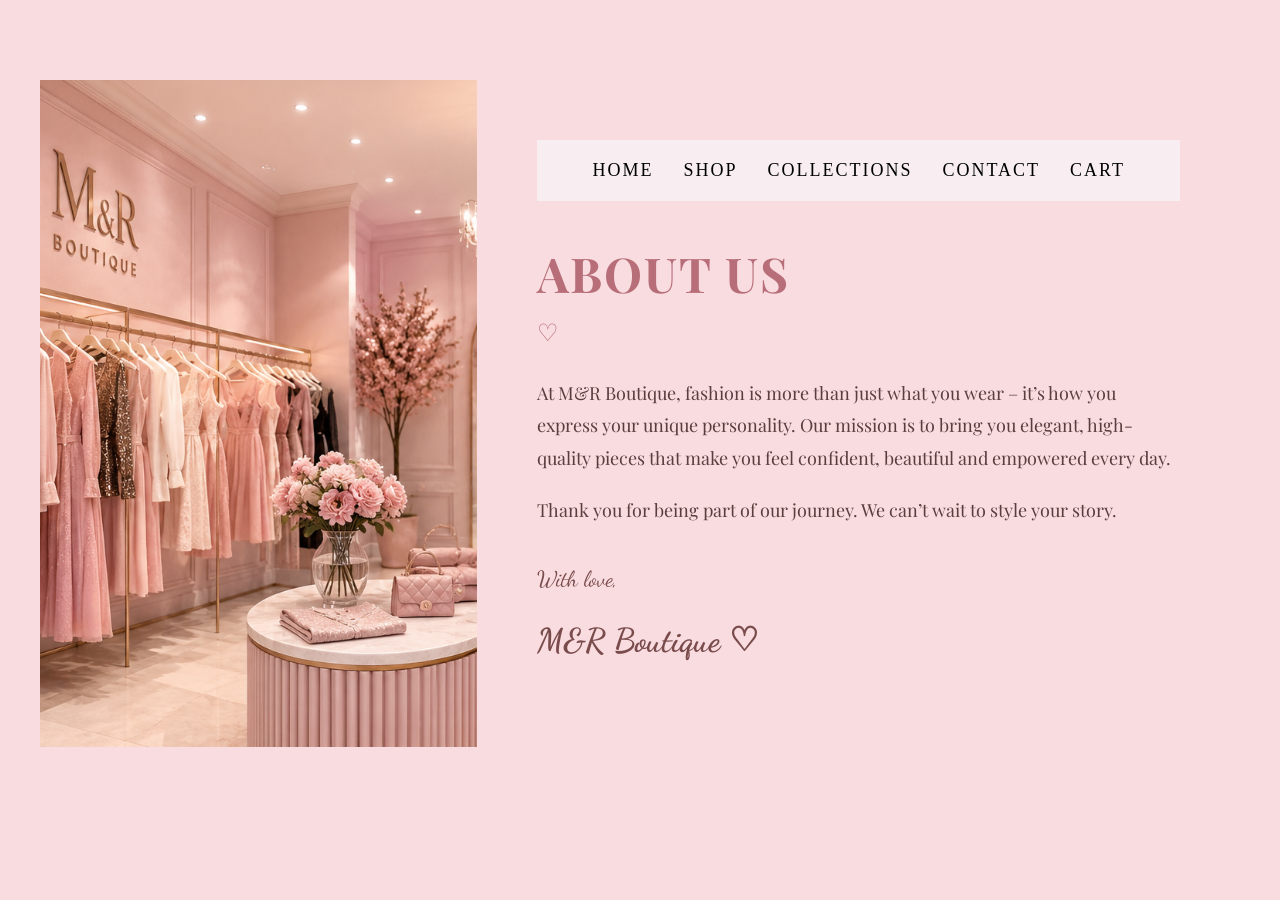
<file: HOME/about.html>
<!DOCTYPE html>
<html lang="en">
<head>
  <meta charset="UTF-8">
  <meta name="viewport" content="width=device-width, initial-scale=1.0">
  <title>M&R Boutique - About Us</title>
  <link href="https://fonts.googleapis.com/css2?family=Playfair+Display:wght@400;600&family=Dancing+Script&display=swap" rel="stylesheet">
  <link rel="stylesheet" href="about.css">
</head>
<body>

</nav>
    <section class="about-section">
    <div class="about-image">
      <img src="img/about.jpg.png" alt="M&R Boutique Interior">
    </div>

    <div class="about-text">
      <nav class="navbar">
    <a href="index.html">HOME</a>
    <a href="shop.html">SHOP</a>
    <a href="collection.html">COLLECTIONS</a>
    <a href="contact.html">CONTACT</a>
    <a href="cart.html">CART</a>


    </nav>
      <h1>ABOUT US</h1>
      <div class="divider">♡</div>

      <p>
        At M&R Boutique, fashion is more than just what you wear –
        it’s how you express your unique personality. Our mission is to
        bring you elegant, high-quality pieces that make you feel
        confident, beautiful and empowered every day.
      </p>

      <p>
        Thank you for being part of our journey.
        We can’t wait to style your story.
      </p>

      <div class="signature">
        <span>With love,</span>
        <h2>M&R Boutique ♡</h2>
      </div>
    </div>
  </section>
</body>
</html>
</file>
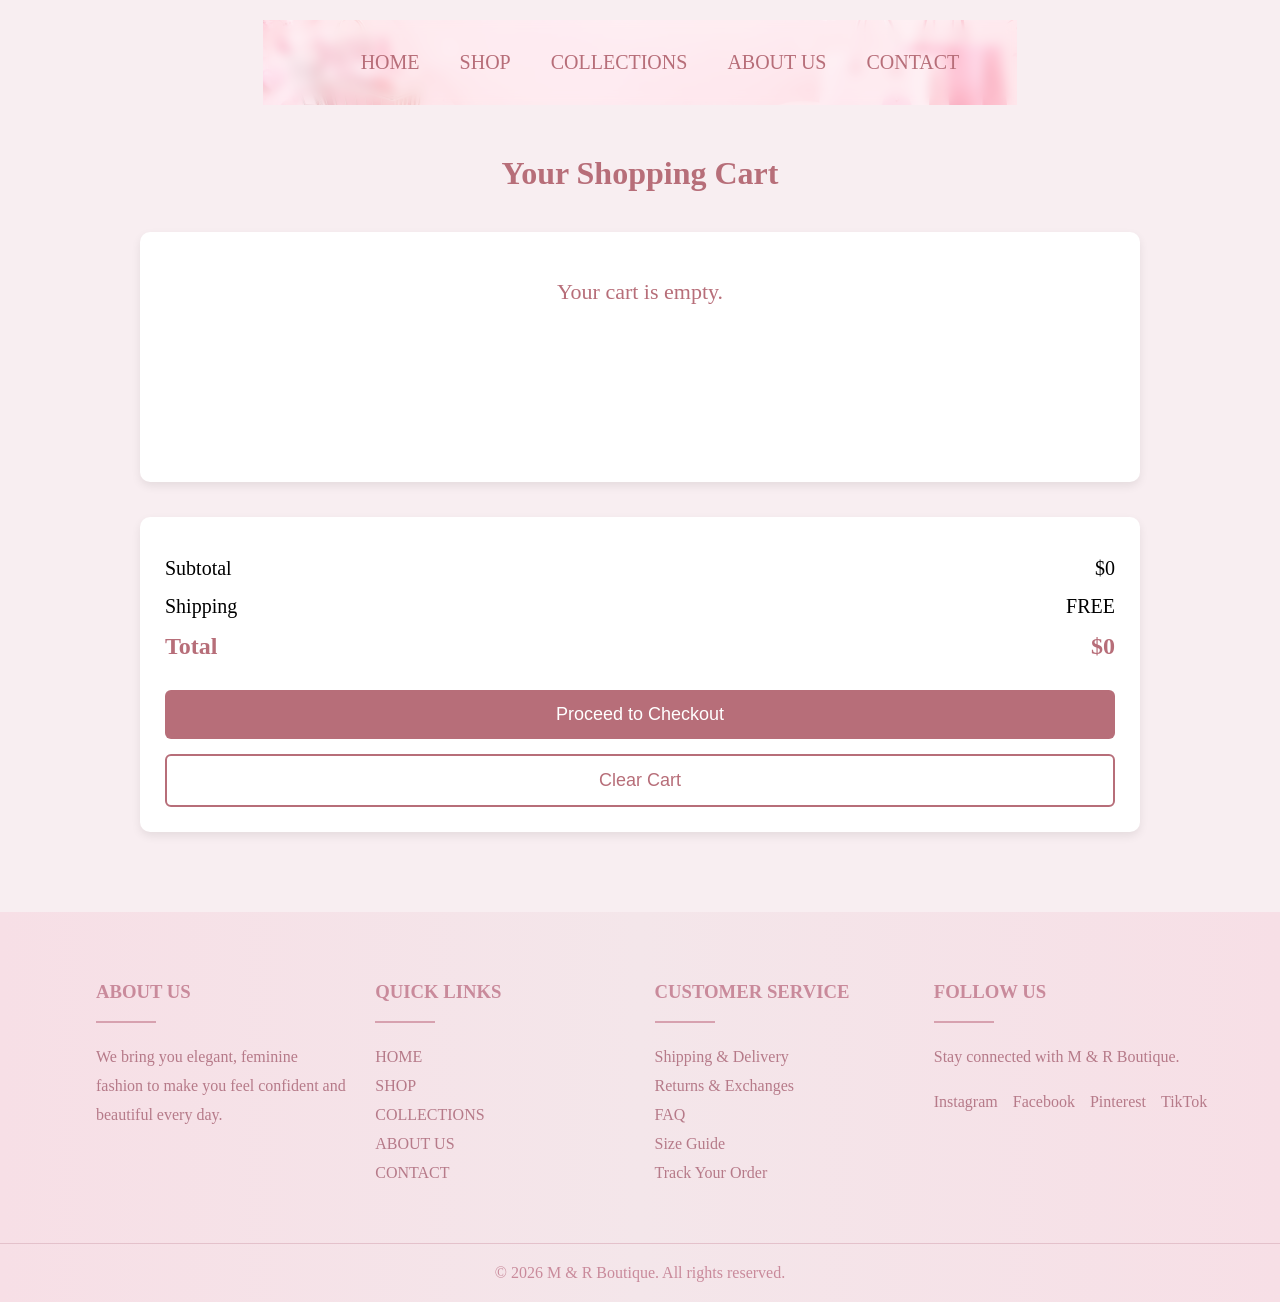
<file: HOME/cart.html>
<!DOCTYPE html>
<html lang="en">
<head>
    <meta charset="UTF-8">
    <meta name="viewport" content="width=device-width, initial-scale=1.0">
    <title>M & R Boutique | Cart</title>
    <link rel="stylesheet" href="cart.css">
</head>

<body>

    <header class="header">
        <nav class="navbar">
            <ul>
                <a href="index.html">HOME</a>
                <a href="shop.html">SHOP</a>
                <a href="collection.html">COLLECTIONS</a>
                <a href="about.html">ABOUT US</a>
                <a href="contact.html">CONTACT</a>
            </ul>
        </nav>
    </header>


    <main class="cart-container">

        <h1 class="cart-title">Your Shopping Cart</h1>

        <div class="cart-items">

        </div>

        <div class="cart-summary">

            <div class="summary-row">
                <span>Subtotal</span>
                <span id="subtotal">$0</span>
            </div>

            <div class="summary-row">
                <span>Shipping</span>
                <span>FREE</span>
            </div>

            <div class="summary-row total">
                <span>Total</span>
                <span id="total">$0</span>
            </div>

          <button class="checkout-btn" onclick="checkout()">
            Proceed to Checkout
        </button>

            <button class="clear-btn" onclick="clearCart()">
                Clear Cart
            </button>

        </div>

    </main>


    <footer class="footer">

        <div class="footer-container">

            <div class="footer-column">

                <h3>ABOUT US</h3>

                <div class="line"></div>

                <p>
                    We bring you elegant, feminine fashion to make you feel confident and beautiful every day.
                </p>

            </div>


            <div class="footer-column">

                <h3>QUICK LINKS</h3>

                <div class="line"></div>

                <ul>
                    <li><a href="index.html">HOME</a></li>
                    <li><a href="shop.html">SHOP</a></li>
                    <li><a href="collection.html">COLLECTIONS</a></li>
                    <li><a href="about.html">ABOUT US</a></li>
                    <li><a href="contact.html">CONTACT</a></li>
                </ul>

            </div>


            <div class="footer-column">

                <h3>CUSTOMER SERVICE</h3>

                <div class="line"></div>

                <ul>
                    <li><a href="#">Shipping & Delivery</a></li>
                    <li><a href="#">Returns & Exchanges</a></li>
                    <li><a href="#">FAQ</a></li>
                    <li><a href="#">Size Guide</a></li>
                    <li><a href="#">Track Your Order</a></li>
                </ul>

            </div>


            <div class="footer-column">

                <h3>FOLLOW US</h3>

                <div class="line"></div>

                <p>
                    Stay connected with M & R Boutique.
                </p>

                <div class="social-icons">
                    <a href="#">Instagram</a>
                    <a href="#">Facebook</a>
                    <a href="#">Pinterest</a>
                    <a href="#">TikTok</a>
                </div>

            </div>

        </div>

        <div class="footer-bottom">
            © 2026 M & R Boutique. All rights reserved.
        </div>

    </footer>

    <script src="cart.js"></script>

</body>
</html>
</file>
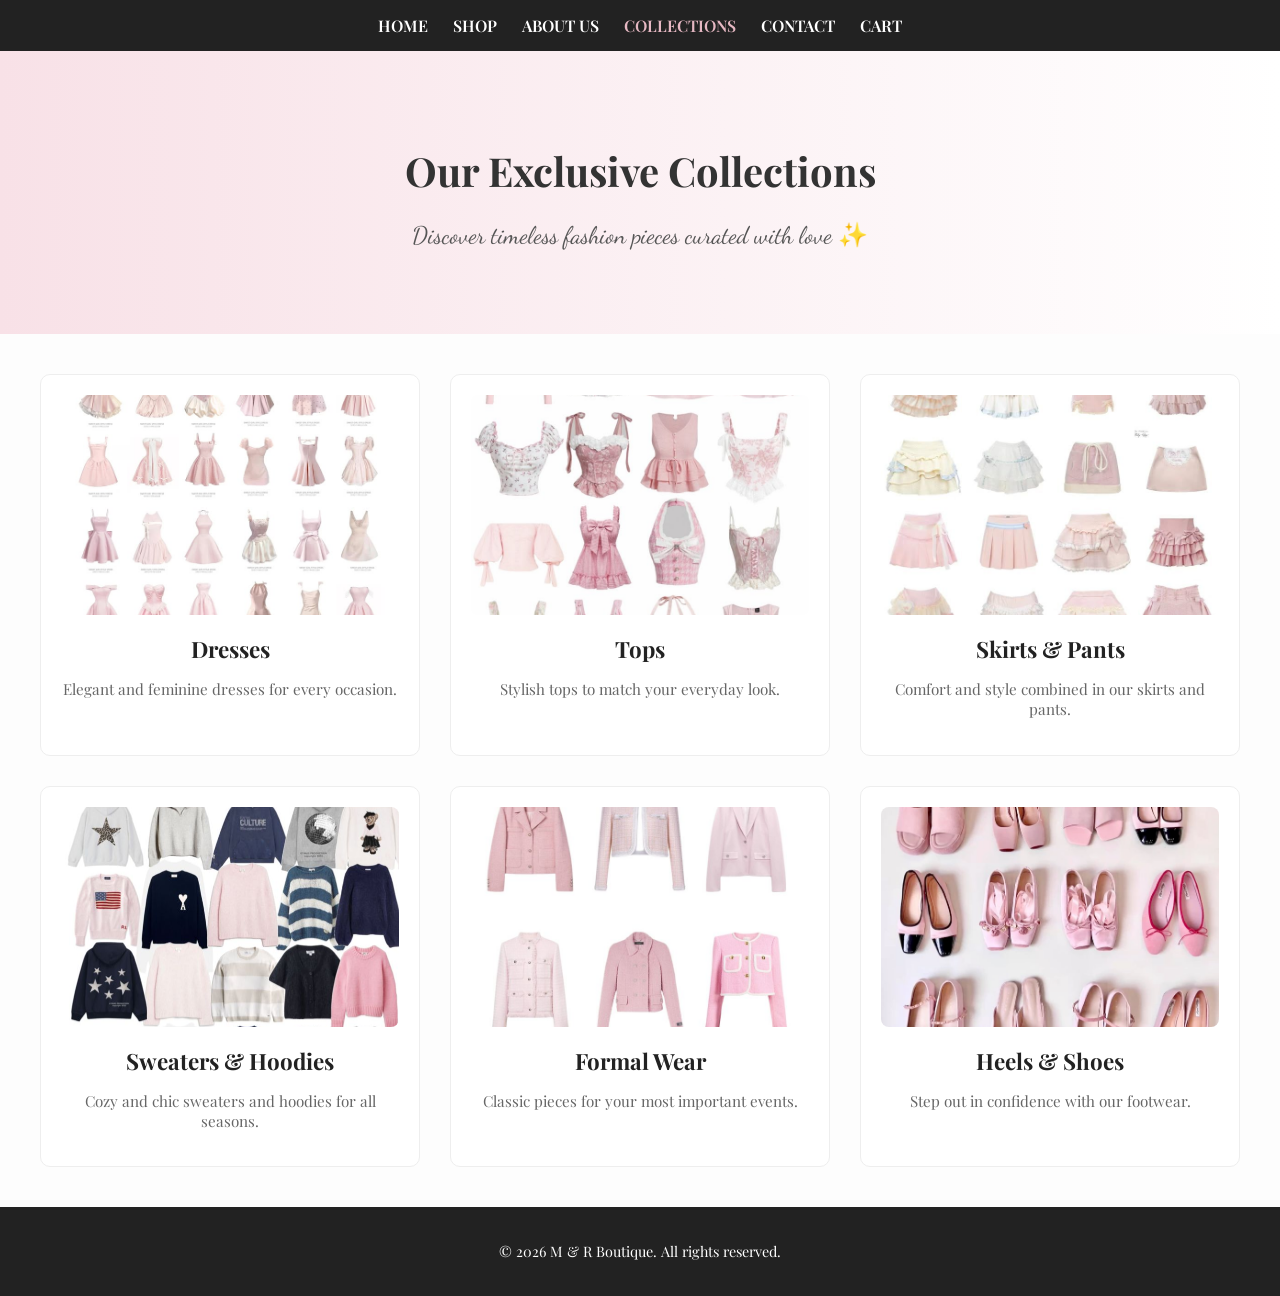
<file: HOME/collection.html>
<!DOCTYPE html>
<html lang="en">
<head>
  <meta charset="UTF-8">
  <meta name="viewport" content="width=device-width, initial-scale=1.0">
  <title>M&R Boutique Collections</title>
  <link href="https://fonts.googleapis.com/css2?family=Playfair+Display:wght@400;600&family=Dancing+Script&display=swap" rel="stylesheet">
  <link rel="stylesheet" href="collection.css">
</head>

<body>
  <header class="header">
    <nav class="navbar">
      <a href="index.html">HOME</a>
      <a href="shop.html">SHOP</a>
      <a href="about.html">ABOUT US</a>
      <a href="collection.html" class="active">COLLECTIONS</a>
      <a href="contact.html">CONTACT</a>
      <a href="cart.html">CART</a>
    </nav>
  </header>

  <section class="hero">
    <h1>Our Exclusive Collections</h1>
    <p>Discover timeless fashion pieces curated with love ✨</p>
  </section>

  <section class="collections">
    <div class="collection-card">
      <img src="img/dress_collection.jpg" alt="Dresses Collection">
      <h2>Dresses</h2>
      <p>Elegant and feminine dresses for every occasion.</p>
    </div>

    <div class="collection-card">
      <img src="img/top_collection.jpg" alt="Tops Collection">
      <h2>Tops</h2>
      <p>Stylish tops to match your everyday look.</p>
    </div>

    <div class="collection-card">
      <img src="img/skirt_collection.jpg" alt="Skirts Collection">
      <h2>Skirts & Pants</h2>
      <p>Comfort and style combined in our skirts and pants.</p>
    </div>

    <div class="collection-card">
      <img src="img/sweater_collection.jpg" alt="Hoodies Collection">
      <h2>Sweaters & Hoodies</h2>
      <p>Cozy and chic sweaters and hoodies for all seasons.</p>
    </div>

    <div class="collection-card">
      <img src="img/formalwear_collection.jpg" alt="Formal Collection">
      <h2>Formal Wear</h2>
      <p>Classic pieces for your most important events.</p>
    </div>

    <div class="collection-card">
      <img src="img/shoes_collection - Copy.jpg" alt="Shoes Collection">
      <h2>Heels & Shoes</h2>
      <p>Step out in confidence with our footwear.</p>
    </div>
  </section>

  <footer class="footer">
    <p>© 2026 M & R Boutique. All rights reserved.</p>
  </footer>
</body>
</html>
</file>
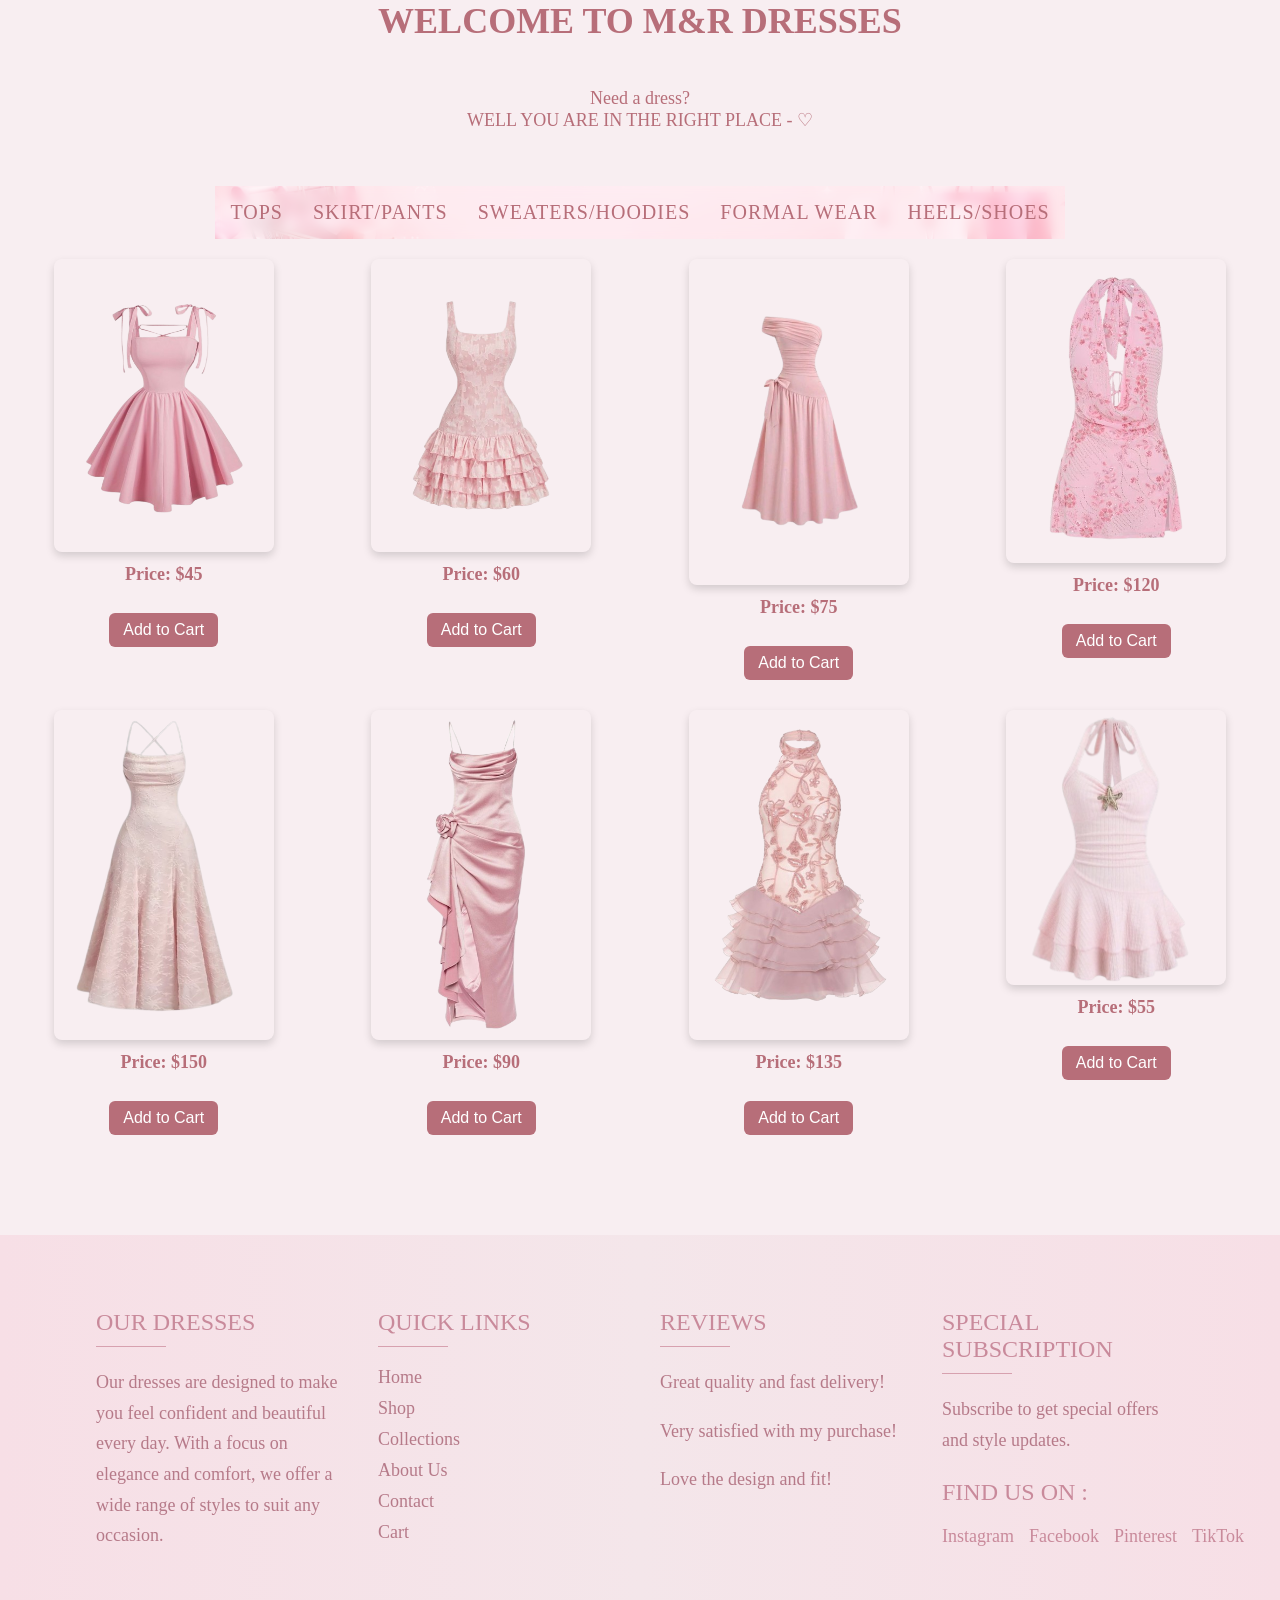
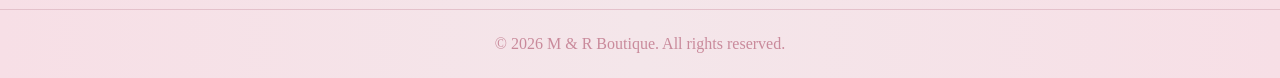
<file: HOME/dresses.html>
<!DOCTYPE html>
<html lang="en">
<head>
  <meta charset="UTF-8">
  <meta name="viewport" content="width=device-width, initial-scale=1.0">
  <title>Dresses</title>
  <link rel="stylesheet" href="dresses.css">
</head>
<body>
  <div>
    <h1 class="h1">WELCOME TO M&R DRESSES</h1><br><br>
    <p class="p">Need a dress? <br>WELL YOU ARE IN THE RIGHT PLACE - ♡ </p>
  </div>

  <header class="header">
    <nav class="navbar"> 
      <a href="tops.html">TOPS</a>
      <a href="skirts.html">SKIRT/PANTS</a>
      <a href="hoodies.html">SWEATERS/HOODIES</a>
      <a href="formal.html">FORMAL WEAR</a>
      <a href="shoes.html">HEELS/SHOES</a>
    </nav>
  </header>

  <section id="section_2">
    <div class="dress">
      <img src="img/1.png" alt="Dress 1">
      <p>Price: $45</p>
      <button class="cart-btn">Add to Cart</button>
    </div>

    <div class="dress">
      <img src="img/2.png" alt="Dress 2">
      <p>Price: $60</p>
      <button class="cart-btn">Add to Cart</button>
    </div>

    <div class="dress">
      <img src="img/4.png" alt="Dress 3">
      <p>Price: $75</p>
      <button class="cart-btn">Add to Cart</button>
    </div>

    <div class="dress">
      <img src="img/pinkDressVacation.png" alt="Dress 4">
      <p>Price: $120</p>
      <button class="cart-btn">Add to Cart</button>
    </div>

    <div class="dress">
      <img src="img/fustaniigat.png" alt="Dress 5">
      <p>Price: $150</p>
      <button class="cart-btn">Add to Cart</button>
    </div>

    <div class="dress">
      <img src="img/fustanimelule.png" alt="Dress 6">
      <p>Price: $90</p>
      <button class="cart-btn">Add to Cart</button>
    </div>

    <div class="dress">
      <img src="img/pinkPromDress.png" alt="Dress 7">
      <p>Price: $135</p>
      <button class="cart-btn">Add to Cart</button>
    </div>

    <div class="dress">
      <img src="img/pinkSummerDress.png" alt="Dress 8">
      <p>Price: $55</p>
      <button class="cart-btn">Add to Cart</button>
    </div>
  </section>

  <footer class="footer">
    <div class="footer-container">
      <div class="footer-column">
        <h3>OUR DRESSES</h3>
        <div class="line"></div>
        <p>
          Our dresses are designed to make you feel confident and 
          beautiful every day. With a focus on elegance and comfort, 
          we offer a wide range of styles to suit any occasion.
        </p>
      </div>

      <div class="footer-column">
        <h3>QUICK LINKS</h3>
        <div class="line"></div>
        <ul>
          <li><a href="index.html">Home</a></li>
          <li><a href="shop.html">Shop</a></li>
          <li><a href="collection.html">Collections</a></li>
          <li><a href="about.html">About Us</a></li>
          <li><a href="contact.html">Contact</a></li>
          <li><a href="cart.html">Cart</a></li>
        </ul>
      </div>

      <div class="footer-column">
        <h3>REVIEWS</h3>
        <div class="line"></div>
        <ul>
          <p>Great quality and fast delivery!</p>
          <p>Very satisfied with my purchase!</p>
          <p>Love the design and fit!</p>
        </ul>
      </div>

      <div class="footer-column">
        <h3>SPECIAL SUBSCRIPTION</h3>
        <div class="line"></div>
        <p>
          Subscribe to get special offers and style updates.
        </p>
        <h3>FIND US ON : </h3>
        <div class="social-icons">
          <a href="#">Instagram</a>
          <a href="#">Facebook</a>
          <a href="#">Pinterest</a>
          <a href="#">TikTok</a>
        </div>
      </div>
    </div>

    <div class="footer-bottom">
      © 2026 M & R Boutique. All rights reserved.
    </div>
  </footer>
 <script src="dresses.js"></script>
</body>
</html>
</file>
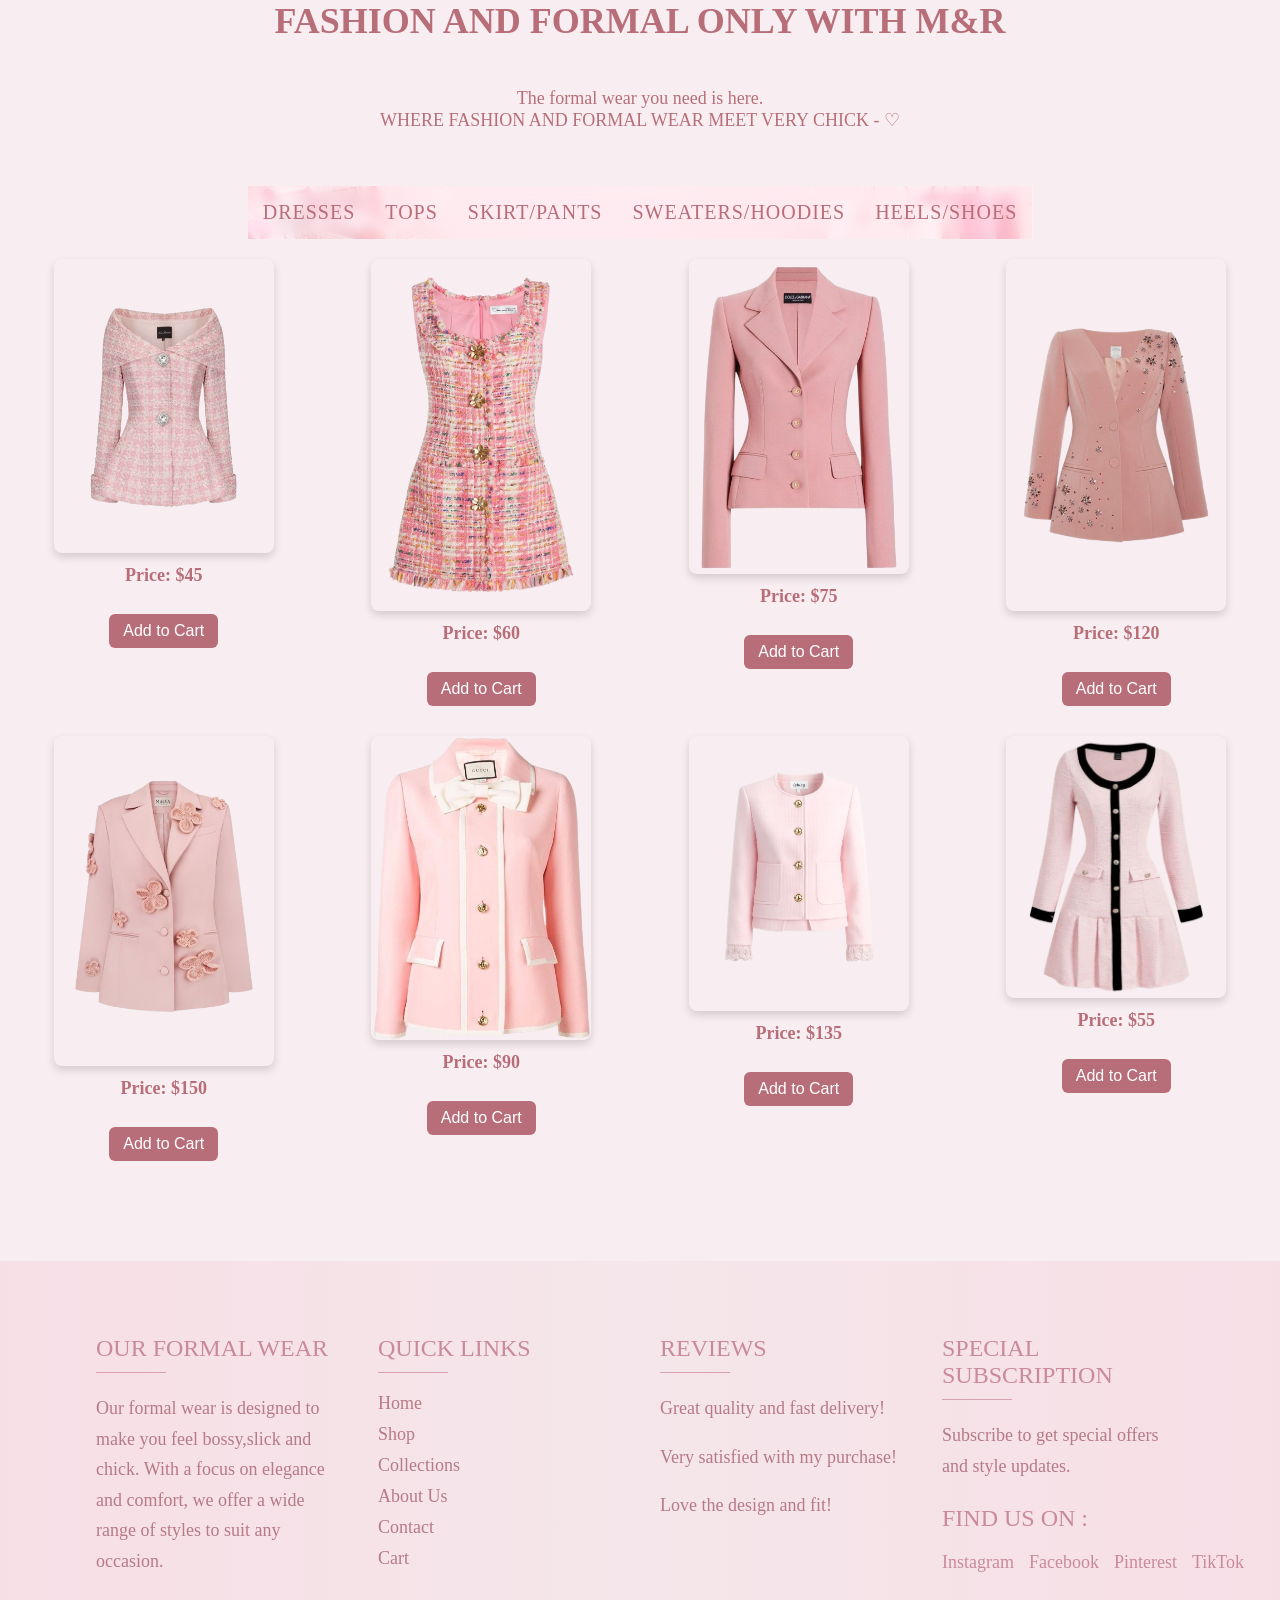
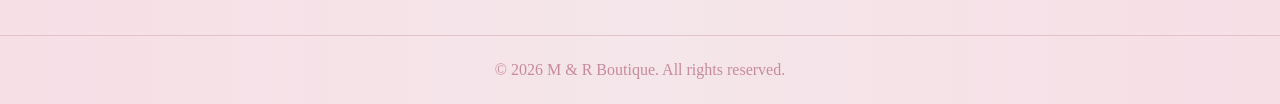
<file: HOME/formal.html>
<!DOCTYPE html>
<html lang="en">
<head>
  <meta charset="UTF-8">
  <meta name="viewport" content="width=device-width, initial-scale=1.0">
  <title>Formal wear</title>
  <link rel="stylesheet" href="dresses.css">
</head>
<body>
  <div>
    <h1 class="h1">FASHION AND FORMAL ONLY WITH M&R</h1><br><br>
    <p class="p">The formal wear you need is here. <br>WHERE FASHION AND FORMAL WEAR MEET VERY CHICK - ♡ </p>
  </div>

  <header class="header">
    <nav class="navbar"> 
      <a href="dresses.html">DRESSES</a>
      <a href="tops.html">TOPS</a>
      <a href="skirts.html">SKIRT/PANTS</a>
      <a href="hoodies.html">SWEATERS/HOODIES</a>
      <a href="shoes.html">HEELS/SHOES</a>
    </nav>
  </header>

  <section id="section_2">
    <div class="dress">
      <img src="img/p1.png" alt="Dress 1">
      <p>Price: $45</p>
      <button class="cart-btn">Add to Cart</button>
    </div>

    <div class="dress">
      <img src="img/p2.png" alt="Dress 2">
      <p>Price: $60</p>
      <button class="cart-btn">Add to Cart</button>
    </div>

    <div class="dress">
      <img src="img/p3.png" alt="Dress 3">
      <p>Price: $75</p>
      <button class="cart-btn">Add to Cart</button>
    </div>

    <div class="dress">
      <img src="img/p4.png" alt="Dress 4">
      <p>Price: $120</p>
      <button class="cart-btn">Add to Cart</button>
    </div>

    <div class="dress">
      <img src="img/p5.png" alt="Dress 5">
      <p>Price: $150</p>
      <button class="cart-btn">Add to Cart</button>
    </div>

    <div class="dress">
      <img src="img/p6.png" alt="Dress 6">
      <p>Price: $90</p>
      <button class="cart-btn">Add to Cart</button>
    </div>

    <div class="dress">
      <img src="img/p7.png" alt="Dress 7">
      <p>Price: $135</p>
      <button class="cart-btn">Add to Cart</button>
    </div>

    <div class="dress">
      <img src="img/p8.png" alt="Dress 8">
      <p>Price: $55</p>
      <button class="cart-btn">Add to Cart</button>
    </div>
  </section>

  <footer class="footer">
    <div class="footer-container">
      <div class="footer-column">
        <h3>OUR FORMAL WEAR</h3>
        <div class="line"></div>
        <p>
          Our formal wear is designed to make you feel bossy,slick and chick.
          With a focus on elegance and comfort, we offer a wide range of styles to suit any occasion. 
        </p>
      </div>

      <div class="footer-column">
        <h3>QUICK LINKS</h3>
        <div class="line"></div>
        <ul>
          <li><a href="index.html">Home</a></li>
          <li><a href="shop.html">Shop</a></li>
          <li><a href="collection.html">Collections</a></li>
          <li><a href="about.html">About Us</a></li>
          <li><a href="contact.html">Contact</a></li>
          <li><a href="cart.html">Cart</a></li>
        </ul>
      </div>

      <div class="footer-column">
        <h3>REVIEWS</h3>
        <div class="line"></div>
        <ul>
          <p>Great quality and fast delivery!</p>
          <p>Very satisfied with my purchase!</p>
          <p>Love the design and fit!</p>
        </ul>
      </div>

      <div class="footer-column">
        <h3>SPECIAL SUBSCRIPTION</h3>
        <div class="line"></div>
        <p>
          Subscribe to get special offers and style updates.
        </p>
        <h3>FIND US ON : </h3>
        <div class="social-icons">
          <a href="#">Instagram</a>
          <a href="#">Facebook</a>
          <a href="#">Pinterest</a>
          <a href="#">TikTok</a>
        </div>
      </div>
    </div>

    <div class="footer-bottom">
      © 2026 M & R Boutique. All rights reserved.
    </div>
  </footer>
 <script src="dresses.js"></script>
</body>
</html>
</file>
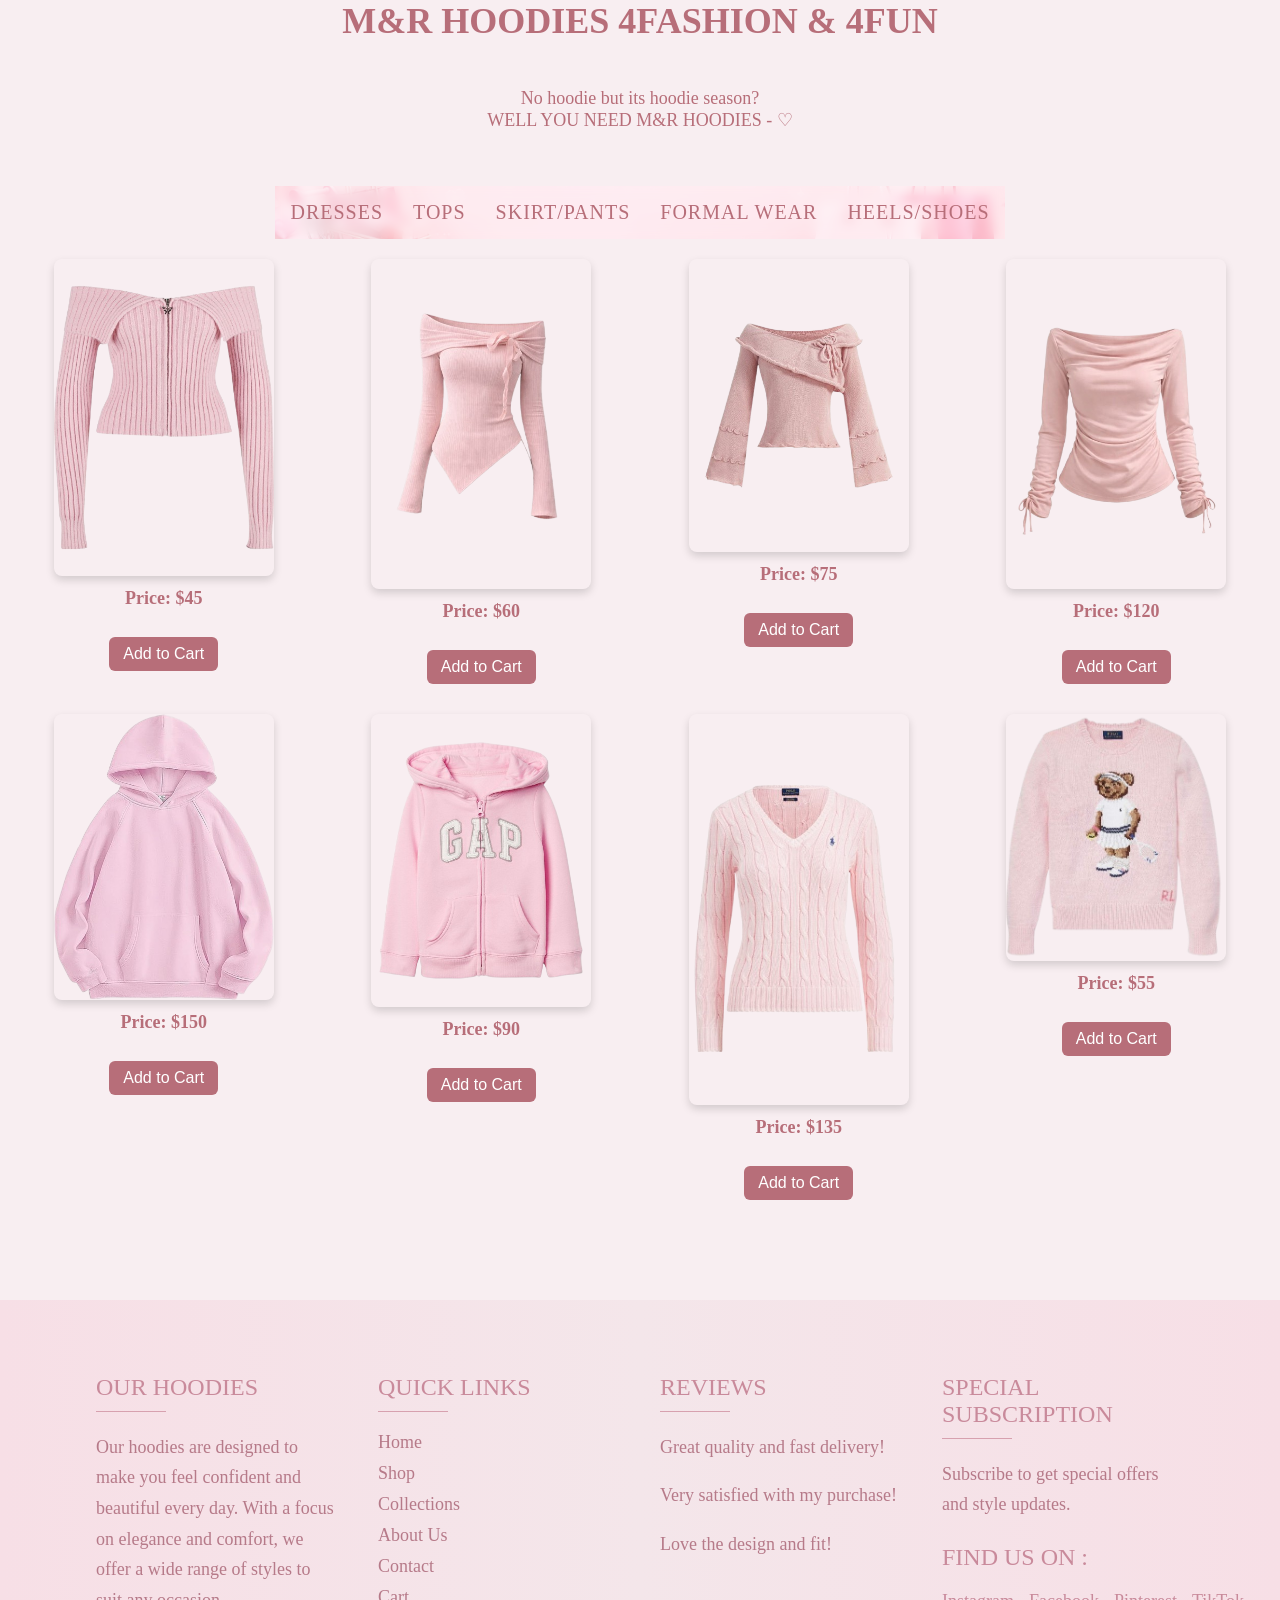
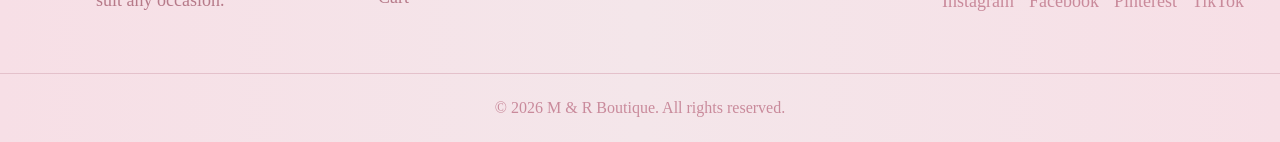
<file: HOME/hoodies.html>
<!DOCTYPE html>
<html lang="en">
<head>
  <meta charset="UTF-8">
  <meta name="viewport" content="width=device-width, initial-scale=1.0">
  <title>Hoodies</title>
  <link rel="stylesheet" href="dresses.css">
</head>
<body>
  <div>
    <h1 class="h1"> M&R HOODIES 4FASHION & 4FUN</h1><br><br>
    <p class="p">No hoodie but its hoodie season? <br>WELL YOU NEED M&R HOODIES - ♡ </p>
  </div>

  <header class="header">
    <nav class="navbar"> 
      <a href="dresses.html">DRESSES</a>
      <a href="tops.html">TOPS</a>
      <a href="skirts.html">SKIRT/PANTS</a>
      <a href="formal.html">FORMAL WEAR</a>
      <a href="shoes.html">HEELS/SHOES</a>
    </nav>
  </header>

  <section id="section_2">
    <div class="dress">
      <img src="img/a.png" alt="Dress 1">
      <p>Price: $45</p>
      <button class="cart-btn">Add to Cart</button>
    </div>

    <div class="dress">
      <img src="img/b.png" alt="Dress 2">
      <p>Price: $60</p>
      <button class="cart-btn">Add to Cart</button>
    </div>

    <div class="dress">
      <img src="img/c.png" alt="Dress 3">
      <p>Price: $75</p>
      <button class="cart-btn">Add to Cart</button>
    </div>

    <div class="dress">
      <img src="img/d.png" alt="Dress 4">
      <p>Price: $120</p>
      <button class="cart-btn">Add to Cart</button>
    </div>

    <div class="dress">
      <img src="img/f.png" alt="Dress 5">
      <p>Price: $150</p>
      <button class="cart-btn">Add to Cart</button>
    </div>

    <div class="dress">
      <img src="img/g.png" alt="Dress 6">
      <p>Price: $90</p>
      <button class="cart-btn">Add to Cart</button>
    </div>

    <div class="dress">
      <img src="img/h.png" alt="Dress 7">
      <p>Price: $135</p>
      <button class="cart-btn">Add to Cart</button>
    </div>

    <div class="dress">
      <img src="img/j.png" alt="Dress 8">
      <p>Price: $55</p>
      <button class="cart-btn">Add to Cart</button>
    </div>
  </section>

  <footer class="footer">
    <div class="footer-container">
      <div class="footer-column">
        <h3>OUR HOODIES</h3>
        <div class="line"></div>
        <p>
          Our hoodies are designed to make you feel confident and 
          beautiful every day. With a focus on elegance and comfort, 
          we offer a wide range of styles to suit any occasion.
        </p>
      </div>

      <div class="footer-column">
        <h3>QUICK LINKS</h3>
        <div class="line"></div>
        <ul>
          <li><a href="index.html">Home</a></li>
          <li><a href="shop.html">Shop</a></li>
          <li><a href="collection.html">Collections</a></li>
          <li><a href="about.html">About Us</a></li>
          <li><a href="contact.html">Contact</a></li>
          <li><a href="cart.html">Cart</a></li>
        </ul>
      </div>

      <div class="footer-column">
        <h3>REVIEWS</h3>
        <div class="line"></div>
        <ul>
          <p>Great quality and fast delivery!</p>
          <p>Very satisfied with my purchase!</p>
          <p>Love the design and fit!</p>
        </ul>
      </div>

      <div class="footer-column">
        <h3>SPECIAL SUBSCRIPTION</h3>
        <div class="line"></div>
        <p>
          Subscribe to get special offers and style updates.
        </p>
        <h3>FIND US ON : </h3>
        <div class="social-icons">
          <a href="#">Instagram</a>
          <a href="#">Facebook</a>
          <a href="#">Pinterest</a>
          <a href="#">TikTok</a>
        </div>
      </div>
    </div>

    <div class="footer-bottom">
      © 2026 M & R Boutique. All rights reserved.
    </div>
  </footer>
 <script src="dresses.js"></script>
</body>
</html>
</file>
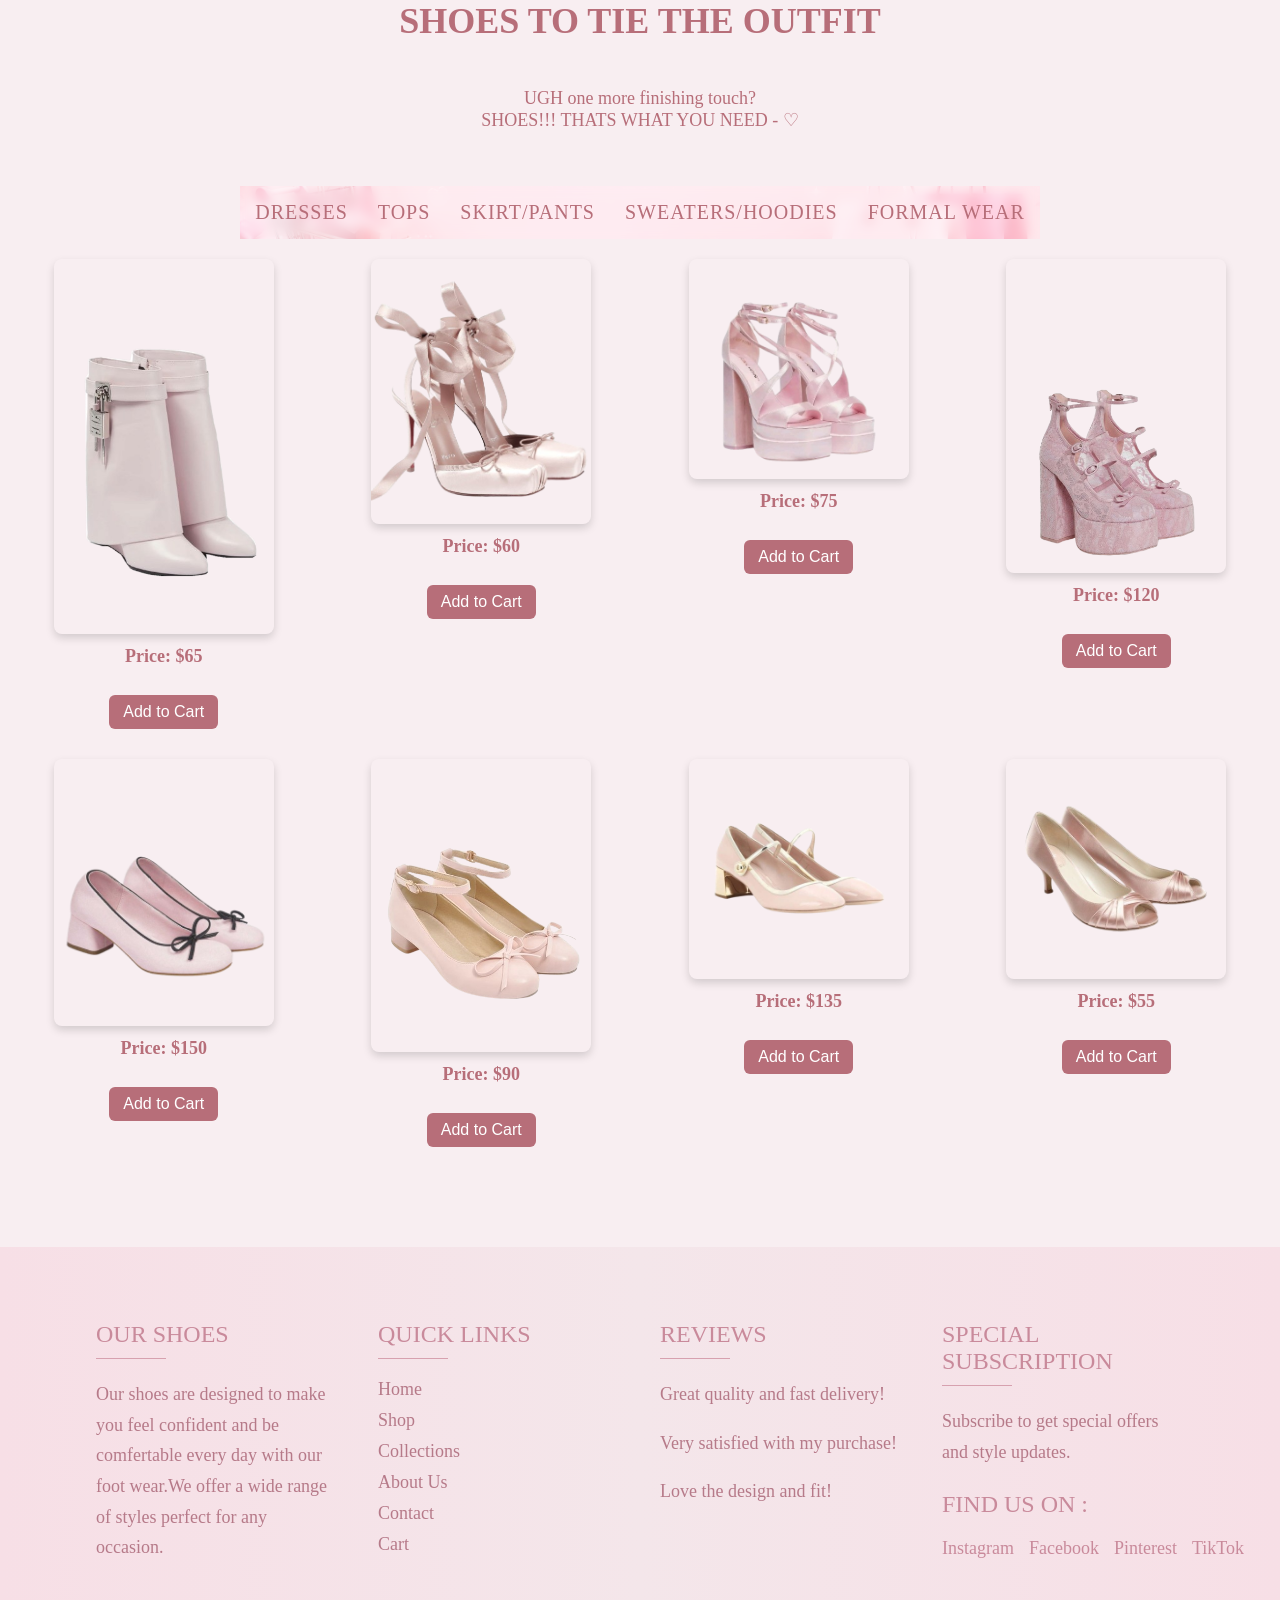
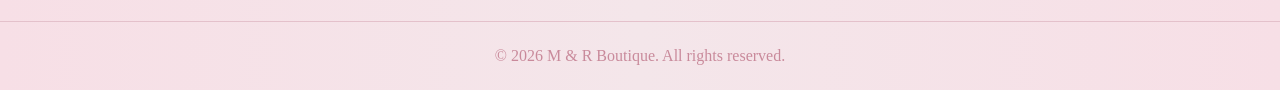
<file: HOME/shoes.html>
<!DOCTYPE html>
<html lang="en">
<head>
  <meta charset="UTF-8">
  <meta name="viewport" content="width=device-width, initial-scale=1.0">
  <title>Heels/shoes</title>
  <link rel="stylesheet" href="dresses.css">
</head>
<body>
  <div>
    <h1 class="h1">SHOES TO TIE THE OUTFIT </h1><br><br>
    <p class="p">UGH one more finishing touch? <br>SHOES!!! THATS WHAT YOU NEED  - ♡ </p>
  </div>

  <header class="header">
    <nav class="navbar"> 
      <a href="dresses.html">DRESSES</a>
      <a href="tops.html">TOPS</a>
      <a href="skirts.html">SKIRT/PANTS</a>
      <a href="hoodies.html">SWEATERS/HOODIES</a>
      <a href="formal.html">FORMAL WEAR</a>
    </nav>
  </header>

  <section id="section_2">
    <div class="dress">
      <img src="img/shoes1.png" alt="Dress 1">
      <p>Price: $65</p>
      <button class="cart-btn">Add to Cart</button>
    </div>

    <div class="dress">
      <img src="img/shoes2.png" alt="Dress 2">
      <p>Price: $60</p>
      <button class="cart-btn">Add to Cart</button>
    </div>

    <div class="dress">
      <img src="img/shoes3.png" alt="Dress 3">
      <p>Price: $75</p>
      <button class="cart-btn">Add to Cart</button>
    </div>

    <div class="dress">
      <img src="img/shoes4.png" alt="Dress 4">
      <p>Price: $120</p>
      <button class="cart-btn">Add to Cart</button>
    </div>

    <div class="dress">
      <img src="img/shoes5.png" alt="Dress 5">
      <p>Price: $150</p>
      <button class="cart-btn">Add to Cart</button>
    </div>

    <div class="dress">
      <img src="img/shoes6.png" alt="Dress 6">
      <p>Price: $90</p>
      <button class="cart-btn">Add to Cart</button>
    </div>

    <div class="dress">
      <img src="img/shoes7.png" alt="Dress 7">
      <p>Price: $135</p>
      <button class="cart-btn">Add to Cart</button>
    </div>

    <div class="dress">
      <img src="img/shoes8.png" alt="Dress 8">
      <p>Price: $55</p>
      <button class="cart-btn">Add to Cart</button>
    </div>
  </section>

  <footer class="footer">
    <div class="footer-container">
      <div class="footer-column">
        <h3>OUR SHOES</h3>
        <div class="line"></div>
        <p>
          Our shoes are designed to make you feel confident and 
          be comfertable every day with our foot wear.We offer a wide 
          range of styles perfect for any occasion.
        </p>
      </div>

      <div class="footer-column">
        <h3>QUICK LINKS</h3>
        <div class="line"></div>
        <ul>
          <li><a href="index.html">Home</a></li>
          <li><a href="shop.html">Shop</a></li>
          <li><a href="collection.html">Collections</a></li>
          <li><a href="about.html">About Us</a></li>
          <li><a href="contact.html">Contact</a></li>
          <li><a href="cart.html">Cart</a></li>
        </ul>
      </div>

      <div class="footer-column">
        <h3>REVIEWS</h3>
        <div class="line"></div>
        <ul>
          <p>Great quality and fast delivery!</p>
          <p>Very satisfied with my purchase!</p>
          <p>Love the design and fit!</p>
        </ul>
      </div>

      <div class="footer-column">
        <h3>SPECIAL SUBSCRIPTION</h3>
        <div class="line"></div>
        <p>
          Subscribe to get special offers and style updates.
        </p>
        <h3>FIND US ON : </h3>
        <div class="social-icons">
          <a href="#">Instagram</a>
          <a href="#">Facebook</a>
          <a href="#">Pinterest</a>
          <a href="#">TikTok</a>
        </div>
      </div>
    </div>

    <div class="footer-bottom">
      © 2026 M & R Boutique. All rights reserved.
    </div>
  </footer>
 <script src="dresses.js"></script>
</body>
</html>
</file>
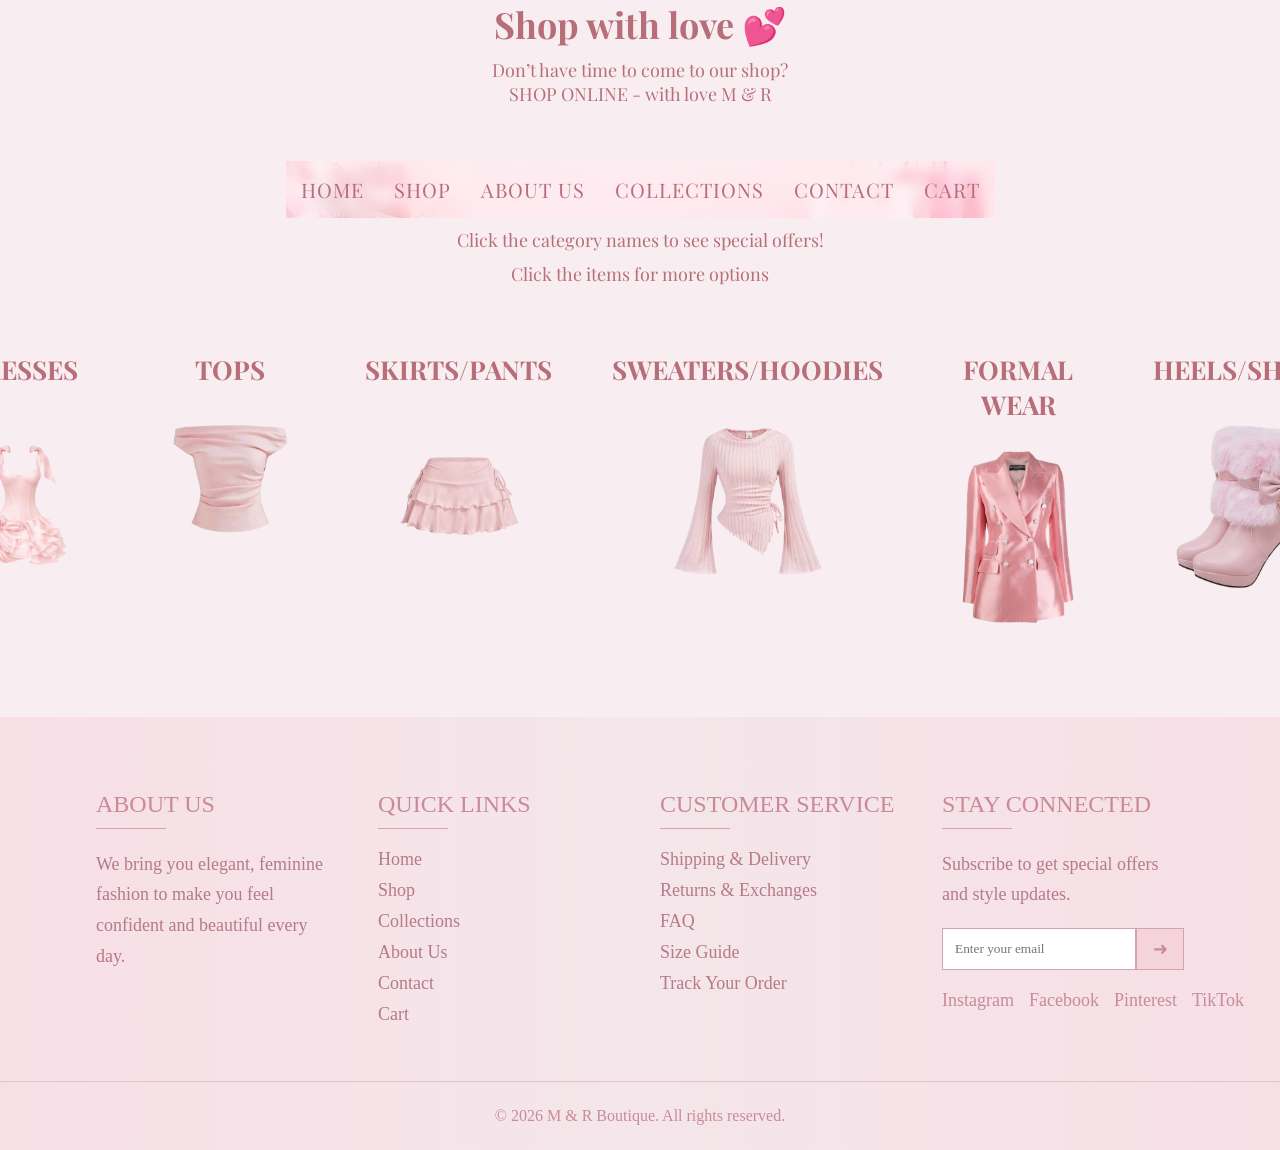
<file: HOME/shop.html>
<!DOCTYPE html>
<html lang="en">
<head>
  <meta charset="UTF-8">
  <meta name="viewport" content="width=device-width, initial-scale=1.0">
  <title>M&R Boutique</title>
  <link href="https://fonts.googleapis.com/css2?family=Playfair+Display:wght@400;600&family=Dancing+Script&display=swap" rel="stylesheet">
  <link rel="stylesheet" href="shop.css">
</head>

<body>
  <div>
    <h1 class="h1">WELCOME TO M&R SHOP</h1>
    <p class="p">Don’t have time to come to our shop?<br>SHOP ONLINE - with love M & R</p>
  </div>

  <header class="header">
    <nav class="navbar"> 
      <a href="index.html">HOME</a>
      <a href="shop.html">SHOP</a>
      <a href="about.html">ABOUT US</a>
      <a href="collection.html">COLLECTIONS</a>
      <a href="contact.html">CONTACT</a>
      <a href="cart.html">CART</a>
    </nav>
  </header>

  <p class="p">Click the category names to see special offers!</p>
  <p class="p">Click the items for more options</p>

  <section id="section_1">
    <div class="category">
      <h3>DRESSES</h3>
      <img src="img/fustan.png" alt="dress" id="dressImg">
    </div>

    <div class="category">
      <h3>TOPS</h3>
      <img src="img/maica.png" alt="tops" id="topsImg">
    </div>

    <div class="category">
      <h3>SKIRTS/PANTS</h3>
      <img src="img/funi.png" alt="skirt" id="skirtsImg">
    </div>

    <div class="category">
      <h3>SWEATERS/HOODIES</h3>
      <img src="img/duksa.png" alt="sweater" id="hoodiesImg">
    </div>

    <div class="category">
      <h3>FORMAL WEAR</h3>
      <img src="img/setra.png" alt="formal wear" id="formalImg">
    </div>

    <div class="category">
      <h3>HEELS/SHOES</h3>
      <img src="img/shtiklla.png" alt="heels" id="shoesImg">
    </div>
  </section>

  
  <footer class="footer">
    <div class="footer-container">

        <div class="footer-column">
            <h3>ABOUT US</h3>
            <div class="line"></div>
            <p>
                We bring you elegant, feminine
                fashion to make you feel
                confident and beautiful every day.
            </p>
        </div>

        <div class="footer-column">
            <h3>QUICK LINKS</h3>
            <div class="line"></div>
            <ul>
                <li><a href="index.html">Home</a></li>
                <li><a href="shop.html">Shop</a></li>
                <li><a href="collection.html">Collections</a></li>
                <li><a href="about.html">About Us</a></li>
                <li><a href="contact.html">Contact</a></li>
                <li><a href="cart.html">Cart</a></li>
            </ul>
        </div>

        <div class="footer-column">
            <h3>CUSTOMER SERVICE</h3>
            <div class="line"></div>
            <ul>
                <li><a href="#">Shipping & Delivery</a></li>
                <li><a href="#">Returns & Exchanges</a></li>
                <li><a href="#">FAQ</a></li>
                <li><a href="#">Size Guide</a></li>
                <li><a href="#">Track Your Order</a></li>
            </ul>
        </div>

        <div class="footer-column">
            <h3>STAY CONNECTED</h3>
            <div class="line"></div>

            <p>
                Subscribe to get special offers
                and style updates.
            </p>

            <div class="newsletter">
                <input type="email" placeholder="Enter your email">
                <button>➜</button>
            </div>

            <div class="social-icons">
                <a href="#">Instagram</a>
                <a href="#">Facebook</a>
                <a href="#">Pinterest</a>
                <a href="#">TikTok</a>
            </div>
        </div>

    </div>

    <div class="footer-bottom">
        © 2026 M & R Boutique. All rights reserved.
    </div>
</footer>

  <!-- External JS -->
  <script src="shop.js"></script>
</body>
</html>
</file>
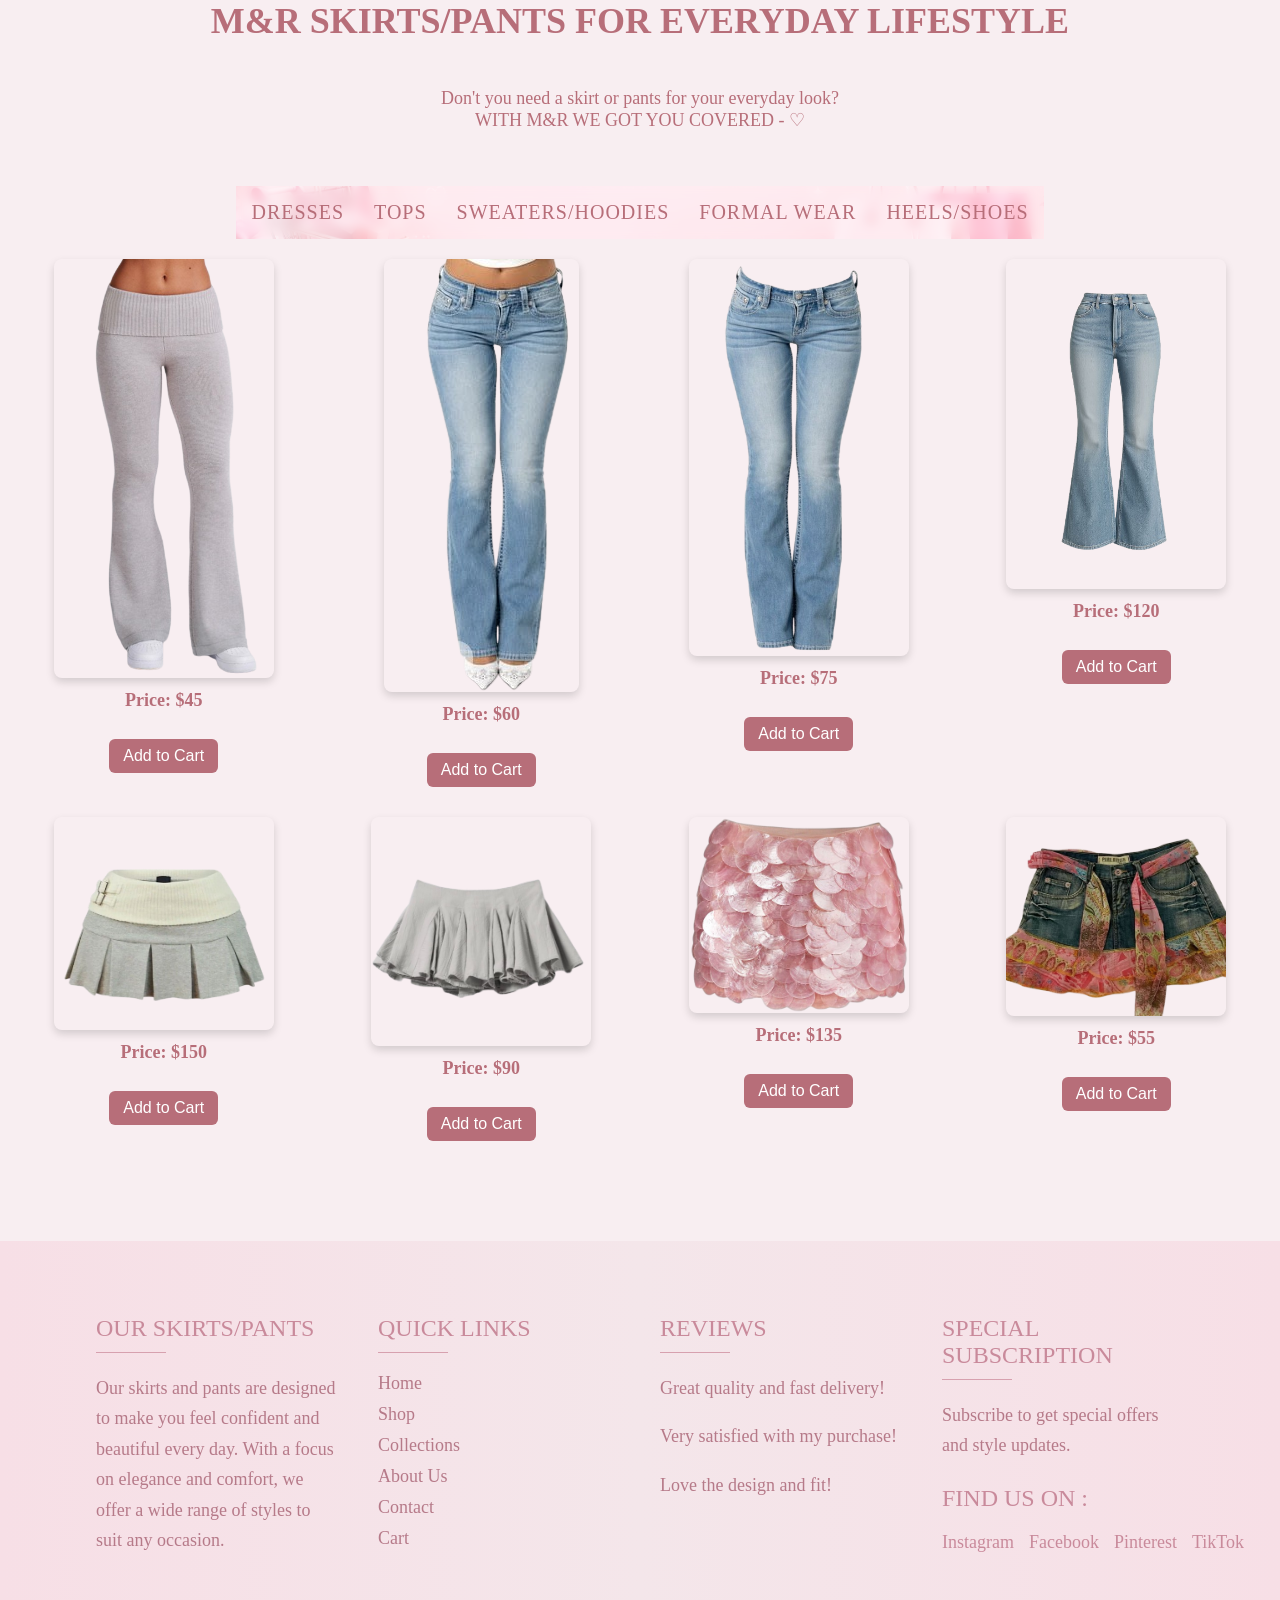
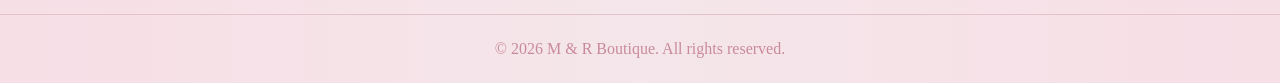
<file: HOME/skirts.html>
<!DOCTYPE html>
<html lang="en">
<head>
  <meta charset="UTF-8">
  <meta name="viewport" content="width=device-width, initial-scale=1.0">
  <title>SKIRTS/PANTS</title>
  <link rel="stylesheet" href="dresses.css">
</head>
<body>
  <div>
    <h1 class="h1">M&R SKIRTS/PANTS FOR EVERYDAY LIFESTYLE</h1><br><br>
    <p class="p">Don't you need a skirt or pants for your everyday look? <br>WITH M&R WE GOT YOU COVERED - ♡ </p>
  </div>

  <header class="header">
    <nav class="navbar"> 
      <a href="dresses.html">DRESSES</a>
      <a href="tops.html">TOPS</a>
      <a href="hoodies.html">SWEATERS/HOODIES</a>
      <a href="formal.html">FORMAL WEAR</a>
      <a href="shoes.html">HEELS/SHOES</a>
    </nav>
  </header>

  <section id="section_2">
    <div class="dress">
      <img src="img/bottoms1.png" alt="Dress 1">
      <p>Price: $45</p>
      <button class="cart-btn">Add to Cart</button>
    </div>

    <div class="dress">
      <img src="img/bottoms2.png" alt="Dress 2">
      <p>Price: $60</p>
      <button class="cart-btn">Add to Cart</button>
    </div>

    <div class="dress">
      <img src="img/bottoms3.png" alt="Dress 3">
      <p>Price: $75</p>
      <button class="cart-btn">Add to Cart</button>
    </div>

    <div class="dress">
      <img src="img/bottoms4.png" alt="Dress 4">
      <p>Price: $120</p>
      <button class="cart-btn">Add to Cart</button>
    </div>

    <div class="dress">
      <img src="img/skirt1.png" alt="Dress 5">
      <p>Price: $150</p>
      <button class="cart-btn">Add to Cart</button>
    </div>

    <div class="dress">
      <img src="img/skirt2.png" alt="Dress 6">
      <p>Price: $90</p>
      <button class="cart-btn">Add to Cart</button>
    </div>

    <div class="dress">
      <img src="img/skirt4.png" alt="Dress 7">
      <p>Price: $135</p>
      <button class="cart-btn">Add to Cart</button>
    </div>

    <div class="dress">
      <img src="img/skirt.png" alt="Dress 8">
      <p>Price: $55</p>
      <button class="cart-btn">Add to Cart</button>
    </div>
  </section>

  <footer class="footer">
    <div class="footer-container">
      <div class="footer-column">
        <h3>OUR SKIRTS/PANTS</h3>
        <div class="line"></div>
        <p>
          Our skirts and pants are designed to make you feel confident and 
          beautiful every day. With a focus on elegance and comfort, 
          we offer a wide range of styles to suit any occasion.
        </p>
      </div>

      <div class="footer-column">
        <h3>QUICK LINKS</h3>
        <div class="line"></div>
        <ul>
          <li><a href="index.html">Home</a></li>
          <li><a href="shop.html">Shop</a></li>
          <li><a href="collection.html">Collections</a></li>
          <li><a href="about.html">About Us</a></li>
          <li><a href="contact.html">Contact</a></li>
          <li><a href="cart.html">Cart</a></li>
        </ul>
      </div>

      <div class="footer-column">
        <h3>REVIEWS</h3>
        <div class="line"></div>
        <ul>
          <p>Great quality and fast delivery!</p>
          <p>Very satisfied with my purchase!</p>
          <p>Love the design and fit!</p>
        </ul>
      </div>

      <div class="footer-column">
        <h3>SPECIAL SUBSCRIPTION</h3>
        <div class="line"></div>
        <p>
          Subscribe to get special offers and style updates.
        </p>
        <h3>FIND US ON : </h3>
        <div class="social-icons">
          <a href="#">Instagram</a>
          <a href="#">Facebook</a>
          <a href="#">Pinterest</a>
          <a href="#">TikTok</a>
        </div>
      </div>
    </div>

    <div class="footer-bottom">
      © 2026 M & R Boutique. All rights reserved.
    </div>
  </footer>
 <script src="dresses.js"></script>
</body>
</html>
</file>
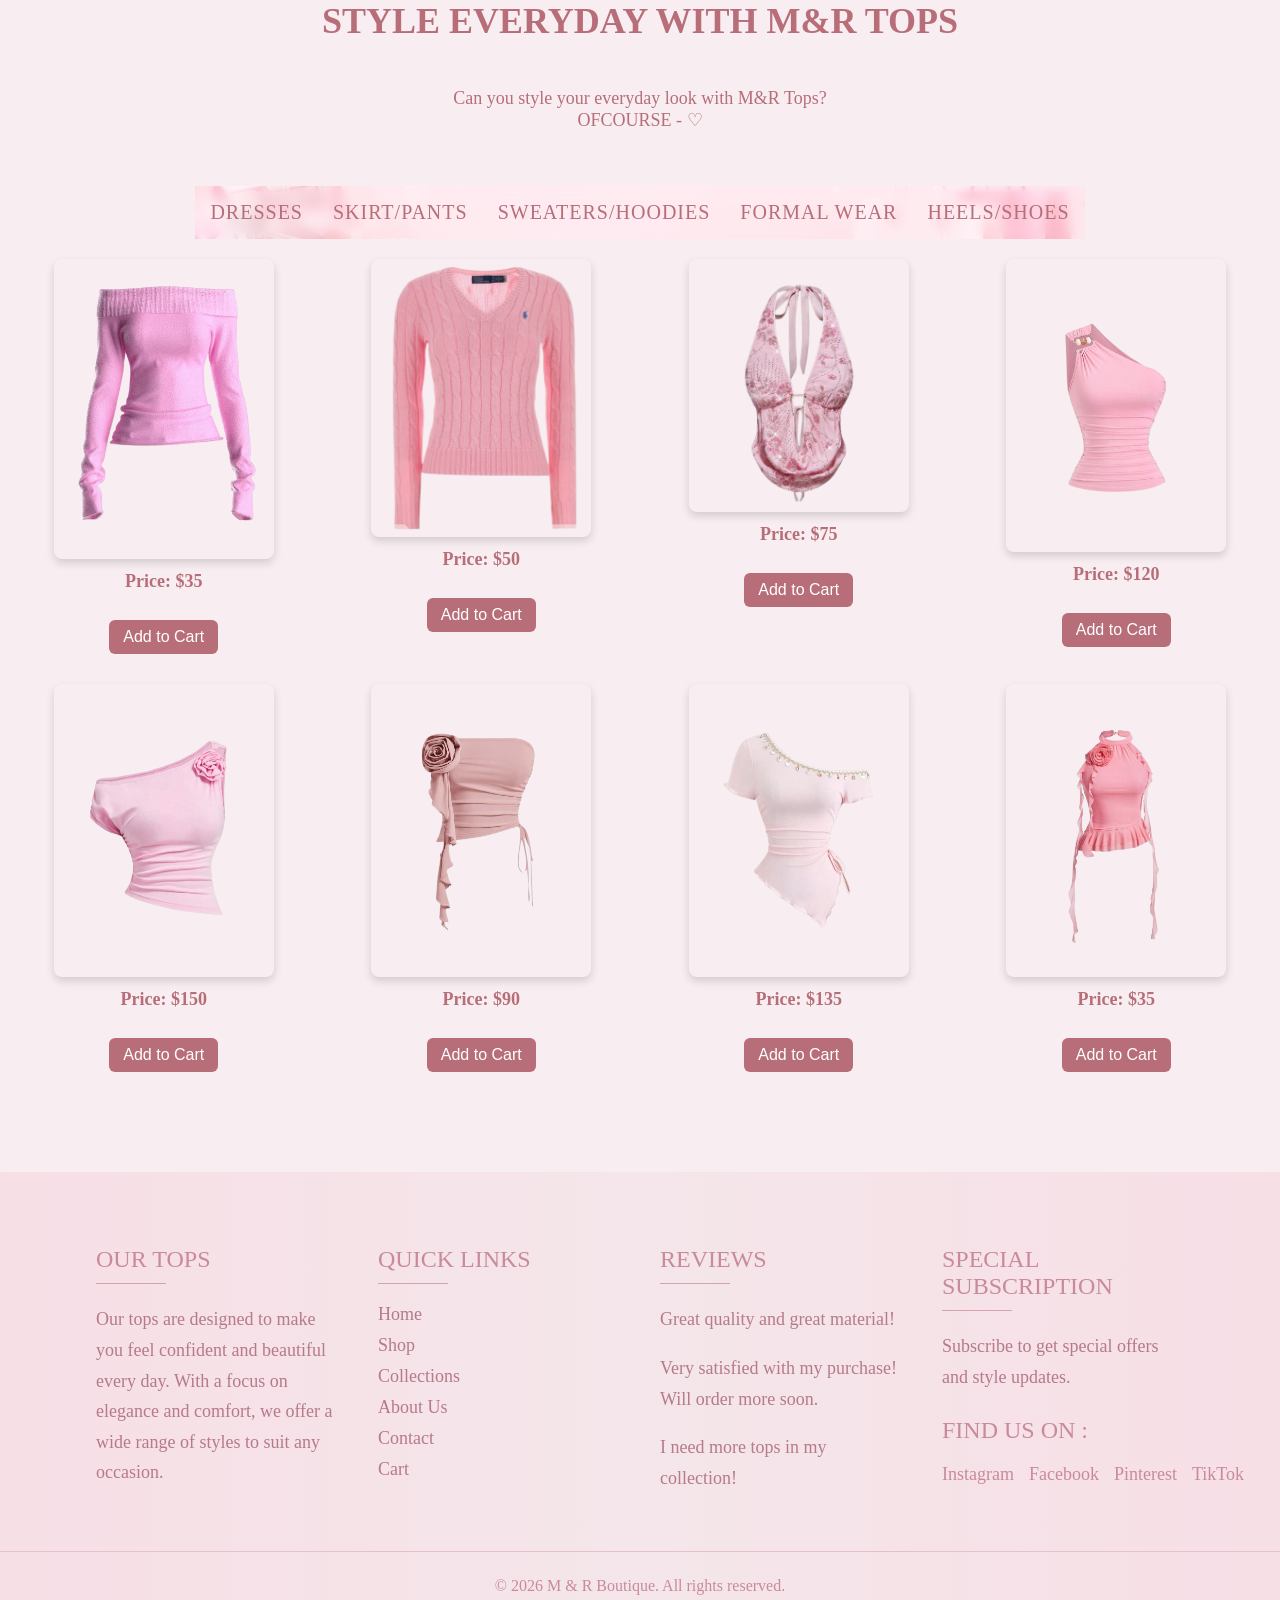
<file: HOME/tops.html>
<!DOCTYPE html>
<html lang="en">
<head>
  <meta charset="UTF-8">
  <meta name="viewport" content="width=device-width, initial-scale=1.0">
  <title>Tops</title>
  <link rel="stylesheet" href="tops.css">
</head>
<body>
  <div>
    <h1 class="h1">STYLE EVERYDAY WITH M&R TOPS</h1><br><br>
    <p class="p">Can you style your everyday look with M&R Tops? <br>OFCOURSE - ♡ </p>
  </div>

  <header class="header">
    <nav class="navbar"> 
      <a href="dresses.html">DRESSES</a>
      <a href="skirts.html">SKIRT/PANTS</a>
      <a href="hoodies.html">SWEATERS/HOODIES</a>
      <a href="formal.html">FORMAL WEAR</a>
      <a href="shoes.html">HEELS/SHOES</a>
    </nav>
  </header>

  <section id="section_2">
    <div class="dress">
      <img src="img/top1.png" alt="Dress 1">
      <p>Price: $35</p>
      <button class="cart-btn">Add to Cart</button>
    </div>

    <div class="dress">
      <img src="img/top2.png" alt="Dress 2">
      <p>Price: $50</p>
      <button class="cart-btn">Add to Cart</button>
    </div>

    <div class="dress">
      <img src="img/top3.png" alt="Dress 3">
      <p>Price: $75</p>
      <button class="cart-btn">Add to Cart</button>
    </div>

    <div class="dress">
      <img src="img/top4.png" alt="Dress 4">
      <p>Price: $120</p>
      <button class="cart-btn">Add to Cart</button>
    </div>

    <div class="dress">
      <img src="img/top5.png" alt="Dress 5">
      <p>Price: $150</p>
      <button class="cart-btn">Add to Cart</button>
    </div>

    <div class="dress">
      <img src="img/top6.png" alt="Dress 6">
      <p>Price: $90</p>
      <button class="cart-btn">Add to Cart</button>
    </div>

    <div class="dress">
      <img src="img/top7.png" alt="Dress 7">
      <p>Price: $135</p>
      <button class="cart-btn">Add to Cart</button>
    </div>

    <div class="dress">
      <img src="img/top8.png" alt="Dress 8">
      <p>Price: $35</p>
      <button class="cart-btn">Add to Cart</button>
    </div>
  </section>

  <footer class="footer">
    <div class="footer-container">
      <div class="footer-column">
        <h3>OUR TOPS</h3>
        <div class="line"></div>
        <p>
          Our tops are designed to make you feel confident and 
          beautiful every day. With a focus on elegance and comfort, 
          we offer a wide range of styles to suit any occasion.
        </p>
      </div>

      <div class="footer-column">
        <h3>QUICK LINKS</h3>
        <div class="line"></div>
        <ul>
          <li><a href="index.html">Home</a></li>
          <li><a href="shop.html">Shop</a></li>
          <li><a href="collection.html">Collections</a></li>
          <li><a href="about.html">About Us</a></li>
          <li><a href="contact.html">Contact</a></li>
          <li><a href="cart.html">Cart</a></li>
        </ul>
      </div>

      <div class="footer-column">
        <h3>REVIEWS</h3>
        <div class="line"></div>
        <ul>
          <p>Great quality and great material!</p>
          <p>Very satisfied with my purchase! Will order more soon.</p>
          <p>I need more tops in my collection!</p>
        </ul>
      </div>

      <div class="footer-column">
        <h3>SPECIAL SUBSCRIPTION</h3>
        <div class="line"></div>
        <p>
          Subscribe to get special offers and style updates.
        </p>
        <h3>FIND US ON : </h3>
        <div class="social-icons">
          <a href="#">Instagram</a>
          <a href="#">Facebook</a>
          <a href="#">Pinterest</a>
          <a href="#">TikTok</a>
        </div>
      </div>
    </div>

    <div class="footer-bottom">
      © 2026 M & R Boutique. All rights reserved.
    </div>
  </footer>
 <script src="dresses.js"></script>
</body>
</html>
</file>
<file: HOME/about.css>
body {
  margin: 0;
  font-family: 'Playfair Display', serif;
  background-color: #f8dce0;
  color: #5a3e3e;
}

.about-section {
  display: flex;
  justify-content: center;
  align-items: stretch;
  max-width: 1200px;
  margin: 80px auto;
}

.navbar {
  display: flex;
  justify-content: space-between;
  align-items: center;
  background-color: #f8eef1;
  padding: 20px 40px;
}

.navbar a {
  text-decoration: none;
  color: #000;
  font-size: 18px;
  letter-spacing: 2px;
  font-family: 'Times New Roman', serif;
  margin: 0 15px;
  transition: color 0.3s ease;
}

.navbar a:hover {
  color: #b76e79; 
}

.left-menu, .right-menu {
  display: flex;
  align-items: center;
}

.hero {
  background-color: #F4E6EA;
  min-height: 100vh;
}

.about-image {
  flex: 1;
}
.about-image img {
  width: 100%;
  height: 100%;
  object-fit: cover;
}

.about-text {
  flex: 1;
  padding: 60px;
  text-align: left;
}

.about-text h1 {
  font-size: 48px;
  color: #b76e79;
  letter-spacing: 2px;
  margin-bottom: 10px;
}

.divider {
  font-size: 24px;
  color: #b76e79;
  margin-bottom: 30px;
}

.about-text p {
  font-size: 18px;
  line-height: 1.8;
  margin-bottom: 20px;
}

.signature {
  font-family: 'Dancing Script', cursive;
  font-size: 22px;
  color: #7a4b4b;
  margin-top: 40px;
}
</file>
<file: HOME/cart.css>
body {
    background-color: #f8eef1;
    margin: 0;
    font-family: 'Playfair Display', serif;
}

.header {
    display: flex;
    justify-content: center;
    margin-top: 20px;
}

.navbar {
    display: flex;
    justify-content: center;
    align-items: center;
    padding: 15px 40px;
    background: url("img/nav bar bg.png") no-repeat center center;
    background-size: cover;
    position: relative;
}

.navbar::before {
    content: "";
    position: absolute;
    inset: 0;
    background: rgba(255,255,255,.6);
    backdrop-filter: blur(6px);
}

.navbar a {
    position: relative;
    z-index: 2;
    text-decoration: none;
    color: #b76e79;
    margin: 0 18px;
    font-size: 20px;
    transition: .3s;
}

.navbar a:hover {
    color: #dfa2b0;
}

.cart-container {
    width: 85%;
    max-width: 1000px;
    margin: 50px auto;
}

.cart-title {
    text-align: center;
    color: #b76e79;
    margin-bottom: 40px;
}

.cart-items {
    background: white;
    border-radius: 10px;
    padding: 25px;
    box-shadow: 0 4px 10px rgba(0,0,0,.08);
    min-height: 200px;
}

.empty-message {
    text-align: center;
    color: #b76e79;
    font-size: 22px;
}

.cart-item {
    display: flex;
    align-items: center;
    justify-content: space-between;
    margin-bottom: 25px;
    padding-bottom: 20px;
    border-bottom: 1px solid #eee;
}

.cart-item img {
    width: 120px;
    border-radius: 10px;
}

.item-info {
    flex: 1;
    margin-left: 25px;
}

.item-info h3 {
    color: #b76e79;
    margin: 0;
}

.item-info p {
    color: #777;
}

.item-price {
    font-size: 22px;
    color: #b76e79;
    font-weight: bold;
}

.remove-btn {
    background: #b76e79;
    color: white;
    border: none;
    padding: 10px 16px;
    border-radius: 6px;
    cursor: pointer;
}

.remove-btn:hover {
    background: #dfa2b0;
}

.cart-summary {
    margin-top: 35px;
    background: white;
    padding: 25px;
    border-radius: 10px;
    box-shadow: 0 4px 10px rgba(0,0,0,.08);
}

.summary-row {
    display: flex;
    justify-content: space-between;
    margin: 15px 0;
    font-size: 20px;
}

.total {
    font-weight: bold;
    font-size: 24px;
    color: #b76e79;
}

.checkout-btn,
.clear-btn {
    width: 100%;
    padding: 14px;
    margin-top: 15px;
    border: none;
    border-radius: 6px;
    font-size: 18px;
    cursor: pointer;
}

.checkout-btn {
    background: #b76e79;
    color: white;
}

.checkout-btn:hover {
    background: #dfa2b0;
}

.clear-btn {
    background: white;
    border: 2px solid #b76e79;
    color: #b76e79;
}

.clear-btn:hover {
    background: #b76e79;
    color: white;
}

.footer {
    background: linear-gradient(to right,#f7dfe6,#f4e6ea,#f7dfe6);
    margin-top: 80px;
    padding-top: 50px;
}

.footer-container {
    width: 85%;
    margin: auto;
    display: flex;
    justify-content: space-between;
    flex-wrap: wrap;
}

.footer-column {
    width: 23%;
}

.footer-column h3 {
    color: #c98a9b;
}

.line {
    width: 60px;
    height: 2px;
    background: #d7a1af;
    margin-bottom: 20px;
}

.footer-column p,
.footer-column a {
    color: #b67a89;
    text-decoration: none;
    line-height: 1.8;
}

.footer-column ul {
    list-style: none;
    padding: 0;
}

.social-icons {
    display: flex;
    gap: 15px;
}

.footer-bottom {
    text-align: center;
    margin-top: 40px;
    padding: 20px;
    border-top: 1px solid #e4c1cb;
    color: #c98a9b;
}
</file>
<file: HOME/collection.css>
body {
  margin: 0;
  font-family: 'Playfair Display', serif;
  background-color: #fdfdfd;
  color: #333;
}


.header {
  background-color: #222;
  padding: 15px 0;
}

.navbar {
  display: flex;
  justify-content: center;
  gap: 25px;
}

.navbar a {
  color: #fff;
  text-decoration: none;
  font-weight: 600;
  transition: color 0.3s;
}

.navbar a:hover,
.navbar a.active {
  color: #e6b8c3;
}

.hero {
  text-align: center;
  padding: 60px 20px;
  background: linear-gradient(to right, #f8e1e7, #fff);
}

.hero h1 {
  font-size: 2.5rem;
  margin-bottom: 10px;
}

.hero p {
  font-family: 'Dancing Script', cursive;
  font-size: 1.5rem;
  color: #555;
}

.collections {
  display: grid;
  grid-template-columns: repeat(3, 1fr); 
  gap: 30px;
  padding: 40px;
}

.collection-card {
  background: #fff;
  border: 1px solid #eee;
  border-radius: 10px;
  text-align: center;
  padding: 20px;
  transition: transform 0.3s, box-shadow 0.3s;
}

.collection-card img {
  width: 100%;
  height: 220px;
  object-fit: cover;
  border-radius: 8px;
}

.collection-card h2 {
  margin: 15px 0 10px;
  font-size: 1.4rem;
  color: #222;
}

.collection-card p {
  font-size: 0.95rem;
  color: #666;
}

.collection-card:hover {
  transform: translateY(-8px);
  box-shadow: 0 8px 18px rgba(0,0,0,0.15);
}

.footer {
  text-align: center;
  padding: 20px;
  background-color: #222;
  color: #fff;
  font-size: 0.9rem;
}
</file>
<file: HOME/dresses.css>
body {
    background-color: #f8eef1;
    margin: 0;
    font-family: 'Playfair Display', serif;
}

.h1 {
    color: #b76e79;
    text-align: center;  
    margin: 0;
    font-size: 36px;    
}

.p {
    text-align: center;
    color: #b76e79;
    margin: 10px 0 0 0;
    font-size: 18px;
}

.header {
    display: flex;
    flex-direction: column;
    align-items: center;
    margin-top: 30px;
}

.navbar {
    display: flex;
    justify-content: center;
    align-items: center;
    margin-top: 25px;
    padding: 15px 0;
    background: url("img/nav bar bg.png") no-repeat center center;
    background-size: cover;
    position: relative;
}

.navbar::before {
    content: "";
    position: absolute;
    inset: 0;
    background: rgba(255, 255, 255, 0.6);
    backdrop-filter: blur(6px);
    z-index: 0;
}

.navbar a {
    position: relative;
    z-index: 1;
    text-decoration: none;
    color: #b76e79; 
    font-size: 20px;
    margin: 0 15px;
    letter-spacing: 1px;
    transition: color 0.3s ease;
}

.navbar a:hover {
    color: #DFA2B0;
}


#section_2 {
    display: grid;
    grid-template-columns: repeat(4, 1fr); 
    gap: 30px;
    padding: 20px;
    justify-items: center;
}

.dress {
    max-width: 220px;
    text-align: center;
}

.dress img {
    width: 100%;
    height: auto;
    border-radius: 8px;
    box-shadow: 0 4px 8px rgba(0,0,0,0.15);
    transition: transform 0.3s ease;
}

.dress img:hover {
    transform: scale(1.05);
}

.dress p {
    color: #b76e79;
    font-size: 18px;
    font-weight: bold;
    margin-top: 8px;
}


.cart-btn {
    margin-top: 10px;
    padding: 8px 14px;
    background-color: #b76e79;
    color: white;
    border: none;
    border-radius: 6px;
    cursor: pointer;
    font-size: 16px;
    transition: background-color 0.3s ease;
}

.cart-btn:hover {
    background-color: #dfa2b0;
}


@media (max-width: 768px) {
    #section_2 {
        grid-template-columns: repeat(2, 1fr); 
    }
}

@media (max-width: 480px) {
    #section_2 {
        grid-template-columns: 1fr; 
    }
}

.footer {
    background: linear-gradient(
        to right,
        #f7dfe6,
        #f4e6ea,
        #f7dfe6
    );
    margin-top: 80px;
    padding-top: 50px;
    font-family: "Times New Roman", serif;
}

.footer-container {
    width: 85%;
    margin: auto;
    display: flex;
    justify-content: space-between;
    flex-wrap: wrap;
    gap: 40px;
}

.footer-column {
    flex: 1;
    min-width: 220px;
}

.footer-column h3 {
    color: #c98a9b;
    font-size: 24px;
    margin-bottom: 10px;
    font-weight: normal;
}

.line {
    width: 70px;
    height: 1px;
    background: #d7a1af;
    margin-bottom: 20px;
}

.footer-column p {
    color: #b67a89;
    font-size: 18px;
    line-height: 1.7;
}

.footer-column ul {
    list-style: none;
    padding: 0;
}

.footer-column ul li {
    margin-bottom: 10px;
}

.footer-column ul li a {
    text-decoration: none;
    color: #b67a89;
    font-size: 18px;
    transition: 0.3s;
}

.footer-column ul li a:hover {
    color: #dfa2b0;
}

.newsletter {
    display: flex;
    margin-top: 15px;
}

.newsletter input {
    flex: 1;
    padding: 12px;
    border: 1px solid #d7a1af;
    outline: none;
    background: white;
    font-family: serif;
}

.newsletter button {
    width: 50px;
    border: 1px solid #d7a1af;
    background: #f4d3db;
    color: #c98a9b;
    cursor: pointer;
    font-size: 18px;
}

.social-icons {
    margin-top: 20px;
    display: flex;
    gap: 15px;
}

.social-icons a {
    text-decoration: none;
    color: #c98a9b;
    font-size: 18px;
}

.footer-bottom {
    text-align: center;
    padding: 25px 0;
    margin-top: 40px;
    border-top: 1px solid #e4c1cb;
    color: #c98a9b;
    font-size: 16px;
}
</file>
<file: HOME/shop.css>
body {
    background-color: #f8eef1;
    margin: 0;
    font-family: 'Playfair Display', serif;
}

.h1 {
    color: #b76e79;
    text-align: center;  
    margin: 0;
    font-size: 36px;    
}

.p {
    text-align: center;
    color: #b76e79;
    margin: 10px 0 0 0;
    font-size: 18px;
}


.header {
    display: flex;
    flex-direction: column;
    align-items: center;
    margin-top: 30px;
}

.navbar {
    display: flex;
    justify-content: center;
    align-items: center;
    margin-top: 25px;
    padding: 15px 0;
    background: url("img/nav bar bg.png") no-repeat center center; 
    background-size: cover;
    position: relative;
}

.navbar::before {
    content: "";
    position: absolute;
    inset: 0;
    background: rgba(255, 255, 255, 0.6); 
    backdrop-filter: blur(6px);          
    z-index: 0;
}

.navbar a {
    position: relative;
    z-index: 1;
    text-decoration: none;
    color: #b76e79; 
    font-size: 20px;
    margin: 0 15px;
    letter-spacing: 1px;
    transition: color 0.3s ease;
}

.navbar a:hover {
    color: #DFA2B0;
}


.logo {
    display: flex;
    align-items: center;
    gap: 15px;
    margin-top: 15px;
}

.logo img {
    width: 120px;  
    height: auto;
    transition: 0.3s;
}

.logo img:hover {
    transform: scale(1.1);
}


#section_1 {
    display: flex;
    flex-direction: row;       
    justify-content: center;   
    align-items: flex-start;   
    margin-top: 40px;
    gap: 60px;                 
}

.category {
    display: flex;
    flex-direction: column;    
    align-items: center;
    text-align: center;
}


.category h3 {
    color: #b76e79;
    font-size: 26px;
    margin-bottom: 15px;
}


.category img {
    width: 150px;              
    height: auto;
    border-radius: 8px;
    transition: transform 0.3s ease;
}

.category img:hover {
    transform: scale(1.05);
}
#section_2 {
  text-align: center; 
  padding: 20px;       
}
#section_2 img {
  width: 250px;         
  height: auto;         
  opacity: 0.7;         
  border-radius: 10px;  
  transition: opacity 0.3s ease, transform 0.3s ease;
}
#section_2 img:hover {
  opacity: 1;           /* full visibility on hover */
  transform: scale(1.05); /* gentle zoom effect */
}

.footer {
    background: linear-gradient(
        to right,
        #f7dfe6,
        #f4e6ea,
        #f7dfe6
    );
    margin-top: 80px;
    padding-top: 50px;
    font-family: "Times New Roman", serif;
}

.footer-container {
    width: 85%;
    margin: auto;
    display: flex;
    justify-content: space-between;
    flex-wrap: wrap;
    gap: 40px;
}

.footer-column {
    flex: 1;
    min-width: 220px;
}

.footer-column h3 {
    color: #c98a9b;
    font-size: 24px;
    margin-bottom: 10px;
    font-weight: normal;
}

.line {
    width: 70px;
    height: 1px;
    background: #d7a1af;
    margin-bottom: 20px;
}

.footer-column p {
    color: #b67a89;
    font-size: 18px;
    line-height: 1.7;
}

.footer-column ul {
    list-style: none;
    padding: 0;
}

.footer-column ul li {
    margin-bottom: 10px;
}

.footer-column ul li a {
    text-decoration: none;
    color: #b67a89;
    font-size: 18px;
    transition: 0.3s;
}

.footer-column ul li a:hover {
    color: #dfa2b0;
}

.newsletter {
    display: flex;
    margin-top: 15px;
}

.newsletter input {
    flex: 1;
    padding: 12px;
    border: 1px solid #d7a1af;
    outline: none;
    background: white;
    font-family: serif;
}

.newsletter button {
    width: 50px;
    border: 1px solid #d7a1af;
    background: #f4d3db;
    color: #c98a9b;
    cursor: pointer;
    font-size: 18px;
}

.social-icons {
    margin-top: 20px;
    display: flex;
    gap: 15px;
}

.social-icons a {
    text-decoration: none;
    color: #c98a9b;
    font-size: 18px;
}

.footer-bottom {
    text-align: center;
    padding: 25px 0;
    margin-top: 40px;
    border-top: 1px solid #e4c1cb;
    color: #c98a9b;
    font-size: 16px;
}
</file>
<file: HOME/tops.css>
body {
    background-color: #f8eef1;
    margin: 0;
    font-family: 'Playfair Display', serif;
}

.h1 {
    color: #b76e79;
    text-align: center;  
    margin: 0;
    font-size: 36px;    
}

.p {
    text-align: center;
    color: #b76e79;
    margin: 10px 0 0 0;
    font-size: 18px;
}

/* Header with nav background */
.header {
    display: flex;
    flex-direction: column;
    align-items: center;
    margin-top: 30px;
}

.navbar {
    display: flex;
    justify-content: center;
    align-items: center;
    margin-top: 25px;
    padding: 15px 0;
    background: url("img/nav bar bg.png") no-repeat center center;
    background-size: cover;
    position: relative;
}

.navbar::before {
    content: "";
    position: absolute;
    inset: 0;
    background: rgba(255, 255, 255, 0.6);
    backdrop-filter: blur(6px);
    z-index: 0;
}

.navbar a {
    position: relative;
    z-index: 1;
    text-decoration: none;
    color: #b76e79; 
    font-size: 20px;
    margin: 0 15px;
    letter-spacing: 1px;
    transition: color 0.3s ease;
}

.navbar a:hover {
    color: #DFA2B0;
}

/* Dress section layout */
#section_2 {
    display: grid;
    grid-template-columns: repeat(4, 1fr); /* 4 dresses per row */
    gap: 30px;
    padding: 20px;
    justify-items: center;
}

.dress {
    max-width: 220px;
    text-align: center;
}

.dress img {
    width: 100%;
    height: auto;
    border-radius: 8px;
    box-shadow: 0 4px 8px rgba(0,0,0,0.15);
    transition: transform 0.3s ease;
}

.dress img:hover {
    transform: scale(1.05);
}

.dress p {
    color: #b76e79;
    font-size: 18px;
    font-weight: bold;
    margin-top: 8px;
}

/* Add to Cart button */
.cart-btn {
    margin-top: 10px;
    padding: 8px 14px;
    background-color: #b76e79;
    color: white;
    border: none;
    border-radius: 6px;
    cursor: pointer;
    font-size: 16px;
    transition: background-color 0.3s ease;
}

.cart-btn:hover {
    background-color: #dfa2b0;
}

/* Responsive layout */
@media (max-width: 768px) {
    #section_2 {
        grid-template-columns: repeat(2, 1fr); /* 2 per row */
    }
}

@media (max-width: 480px) {
    #section_2 {
        grid-template-columns: 1fr; /* 1 per row */
    }
}

/* Footer styling */
.footer {
    background: linear-gradient(
        to right,
        #f7dfe6,
        #f4e6ea,
        #f7dfe6
    );
    margin-top: 80px;
    padding-top: 50px;
    font-family: "Times New Roman", serif;
}

.footer-container {
    width: 85%;
    margin: auto;
    display: flex;
    justify-content: space-between;
    flex-wrap: wrap;
    gap: 40px;
}

.footer-column {
    flex: 1;
    min-width: 220px;
}

.footer-column h3 {
    color: #c98a9b;
    font-size: 24px;
    margin-bottom: 10px;
    font-weight: normal;
}

.line {
    width: 70px;
    height: 1px;
    background: #d7a1af;
    margin-bottom: 20px;
}

.footer-column p {
    color: #b67a89;
    font-size: 18px;
    line-height: 1.7;
}

.footer-column ul {
    list-style: none;
    padding: 0;
}

.footer-column ul li {
    margin-bottom: 10px;
}

.footer-column ul li a {
    text-decoration: none;
    color: #b67a89;
    font-size: 18px;
    transition: 0.3s;
}

.footer-column ul li a:hover {
    color: #dfa2b0;
}

.newsletter {
    display: flex;
    margin-top: 15px;
}

.newsletter input {
    flex: 1;
    padding: 12px;
    border: 1px solid #d7a1af;
    outline: none;
    background: white;
    font-family: serif;
}

.newsletter button {
    width: 50px;
    border: 1px solid #d7a1af;
    background: #f4d3db;
    color: #c98a9b;
    cursor: pointer;
    font-size: 18px;
}

.social-icons {
    margin-top: 20px;
    display: flex;
    gap: 15px;
}

.social-icons a {
    text-decoration: none;
    color: #c98a9b;
    font-size: 18px;
}

.footer-bottom {
    text-align: center;
    padding: 25px 0;
    margin-top: 40px;
    border-top: 1px solid #e4c1cb;
    color: #c98a9b;
    font-size: 16px;
}
</file>
